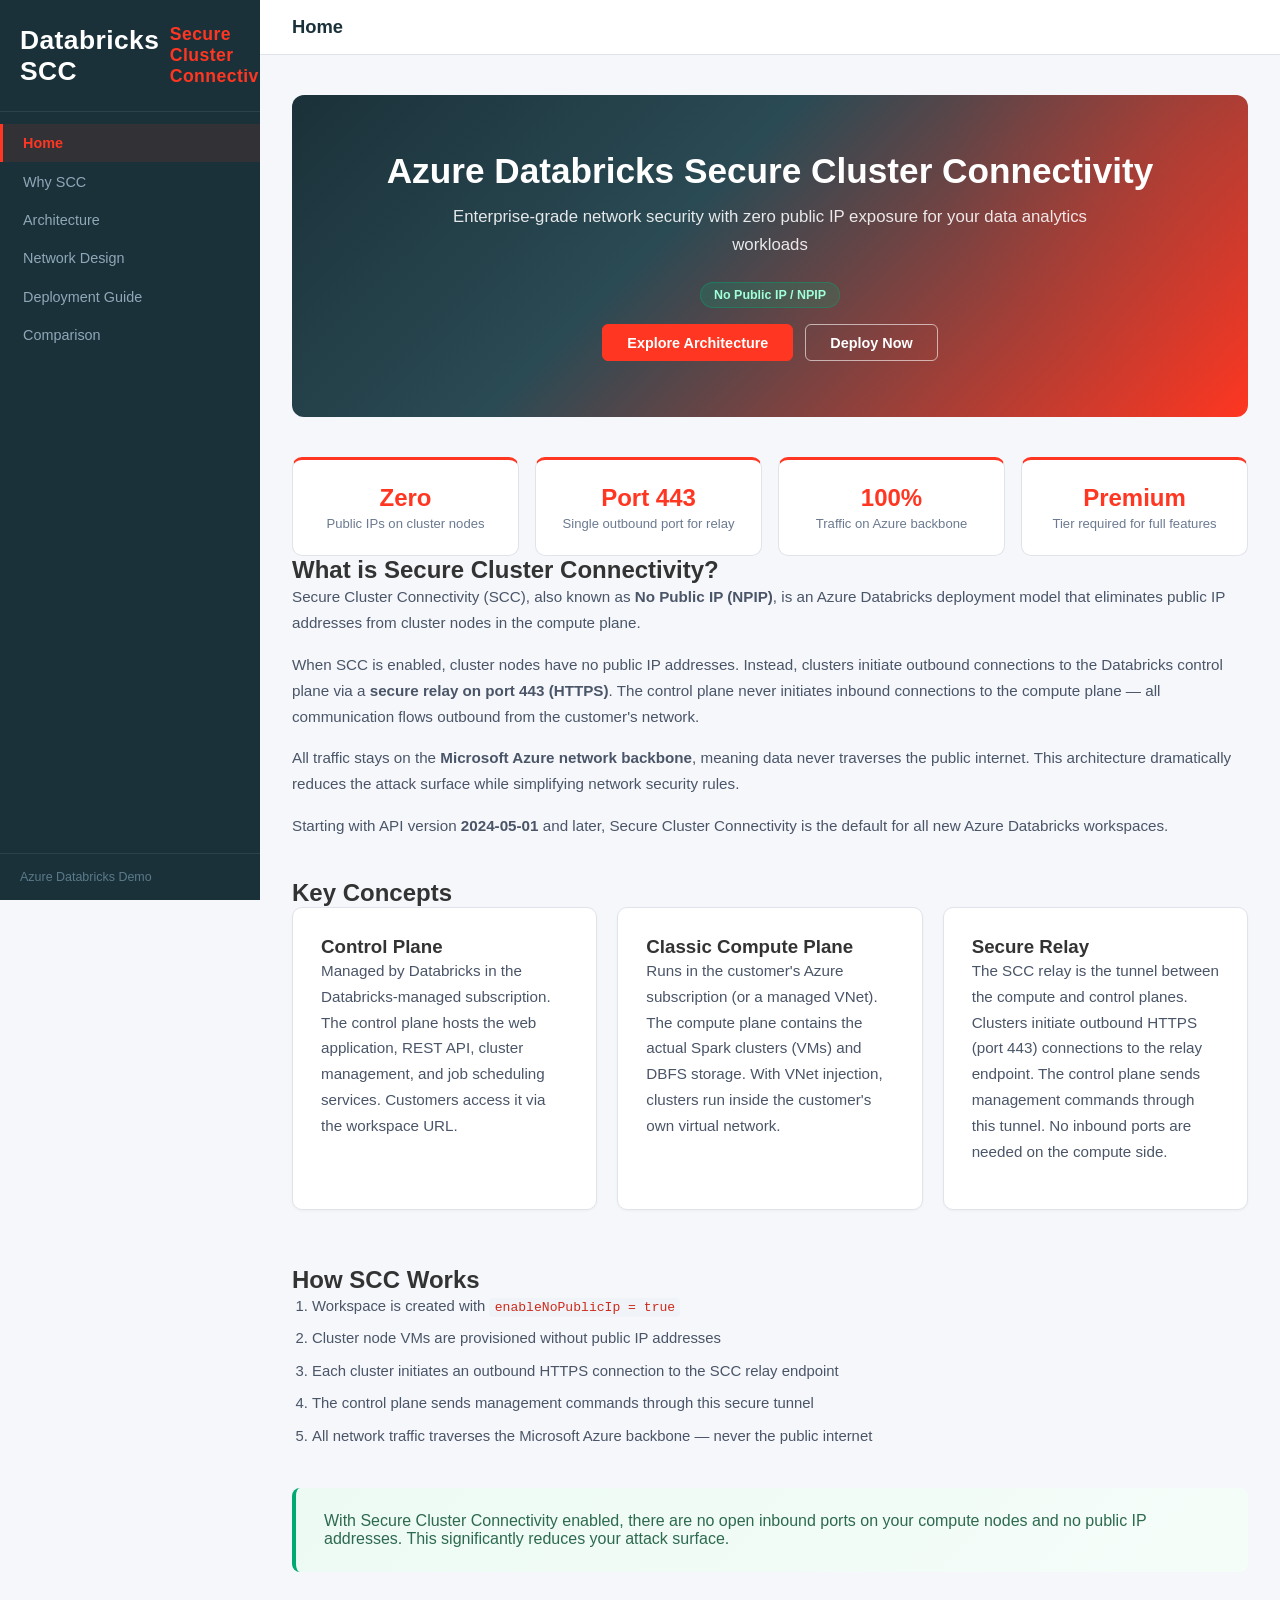
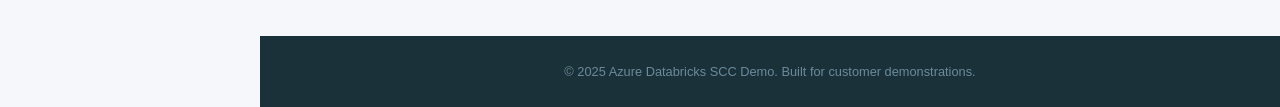
<file: website/index.html>
<!DOCTYPE html>
<html lang="en">
<head>
    <meta charset="UTF-8">
    <meta name="viewport" content="width=device-width, initial-scale=1.0">
    <title>Home — Azure Databricks SCC Demo</title>
    <link rel="stylesheet" href="css/layout.css">
</head>
<body>
    <!-- Sidebar -->
    <aside class="sidebar" id="sidebar">
        <div class="sidebar-brand">
            <h2>Databricks SCC</h2>
            <span>Secure Cluster Connectivity</span>
        </div>
        <nav class="sidebar-nav">
            <a href="index.html" class="active">Home</a>
            <a href="why-scc.html">Why SCC</a>
            <a href="architecture.html">Architecture</a>
            <a href="network-design.html">Network Design</a>
            <a href="deployment-guide.html">Deployment Guide</a>
            <a href="comparison.html">Comparison</a>
        </nav>
        <div class="sidebar-footer">
            <p>Azure Databricks Demo</p>
        </div>
    </aside>
    <div class="sidebar-overlay" id="sidebarOverlay"></div>

    <!-- Main Content -->
    <div class="main-wrapper">
        <header class="site-header">
            <button class="hamburger" id="hamburgerBtn" aria-label="Toggle menu">&#9776;</button>
            <span class="header-title">Home</span>
        </header>

        <main class="content">

            <!-- Hero Section -->
            <section class="hero-section">
                <div class="hero-content">
                    <h1 class="hero-heading">Azure Databricks Secure Cluster Connectivity</h1>
                    <p class="hero-tagline">Enterprise-grade network security with zero public IP exposure for your data analytics workloads</p>
                    <span class="hero-badge">No Public IP / NPIP</span>
                    <div class="hero-actions">
                        <a href="architecture.html" class="btn btn-primary">Explore Architecture</a>
                        <a href="deployment-guide.html" class="btn btn-secondary">Deploy Now</a>
                    </div>
                </div>
            </section>

            <!-- Stats Grid -->
            <section class="stats-grid">
                <div class="stat-card">
                    <span class="stat-value">Zero</span>
                    <span class="stat-label">Public IPs on cluster nodes</span>
                </div>
                <div class="stat-card">
                    <span class="stat-value">Port 443</span>
                    <span class="stat-label">Single outbound port for relay</span>
                </div>
                <div class="stat-card">
                    <span class="stat-value">100%</span>
                    <span class="stat-label">Traffic on Azure backbone</span>
                </div>
                <div class="stat-card">
                    <span class="stat-value">Premium</span>
                    <span class="stat-label">Tier required for full features</span>
                </div>
            </section>

            <!-- What is Secure Cluster Connectivity -->
            <section class="content-section">
                <h2>What is Secure Cluster Connectivity?</h2>
                <p>
                    Secure Cluster Connectivity (SCC), also known as <strong>No Public IP (NPIP)</strong>,
                    is an Azure Databricks deployment model that eliminates public IP addresses from
                    cluster nodes in the compute plane.
                </p>
                <p>
                    When SCC is enabled, cluster nodes have no public IP addresses. Instead, clusters
                    initiate outbound connections to the Databricks control plane via a <strong>secure
                    relay on port 443 (HTTPS)</strong>. The control plane never initiates inbound
                    connections to the compute plane — all communication flows outbound from the
                    customer's network.
                </p>
                <p>
                    All traffic stays on the <strong>Microsoft Azure network backbone</strong>, meaning
                    data never traverses the public internet. This architecture dramatically reduces
                    the attack surface while simplifying network security rules.
                </p>
                <p>
                    Starting with API version <strong>2024-05-01</strong> and later, Secure Cluster
                    Connectivity is the default for all new Azure Databricks workspaces.
                </p>
            </section>

            <!-- Key Concepts -->
            <section class="content-section">
                <h2>Key Concepts</h2>
                <div class="card-grid">
                    <div class="card">
                        <h3>Control Plane</h3>
                        <p>
                            Managed by Databricks in the Databricks-managed subscription. The control
                            plane hosts the web application, REST API, cluster management, and job
                            scheduling services. Customers access it via the workspace URL.
                        </p>
                    </div>
                    <div class="card">
                        <h3>Classic Compute Plane</h3>
                        <p>
                            Runs in the customer's Azure subscription (or a managed VNet). The compute
                            plane contains the actual Spark clusters (VMs) and DBFS storage. With VNet
                            injection, clusters run inside the customer's own virtual network.
                        </p>
                    </div>
                    <div class="card">
                        <h3>Secure Relay</h3>
                        <p>
                            The SCC relay is the tunnel between the compute and control planes. Clusters
                            initiate outbound HTTPS (port 443) connections to the relay endpoint. The
                            control plane sends management commands through this tunnel. No inbound
                            ports are needed on the compute side.
                        </p>
                    </div>
                </div>
            </section>

            <!-- How SCC Works -->
            <section class="content-section">
                <h2>How SCC Works</h2>
                <ol class="steps-list">
                    <li>Workspace is created with <code>enableNoPublicIp = true</code></li>
                    <li>Cluster node VMs are provisioned without public IP addresses</li>
                    <li>Each cluster initiates an outbound HTTPS connection to the SCC relay endpoint</li>
                    <li>The control plane sends management commands through this secure tunnel</li>
                    <li>All network traffic traverses the Microsoft Azure backbone — never the public internet</li>
                </ol>
            </section>

            <!-- Highlight Box -->
            <div class="highlight-box-green">
                <p>
                    With Secure Cluster Connectivity enabled, there are no open inbound ports on your
                    compute nodes and no public IP addresses. This significantly reduces your attack surface.
                </p>
            </div>

        </main>

        <footer class="site-footer">
            <p>&copy; 2025 Azure Databricks SCC Demo. Built for customer demonstrations.</p>
        </footer>
    </div>

    <script src="js/app.js"></script>
</body>
</html>
</file>
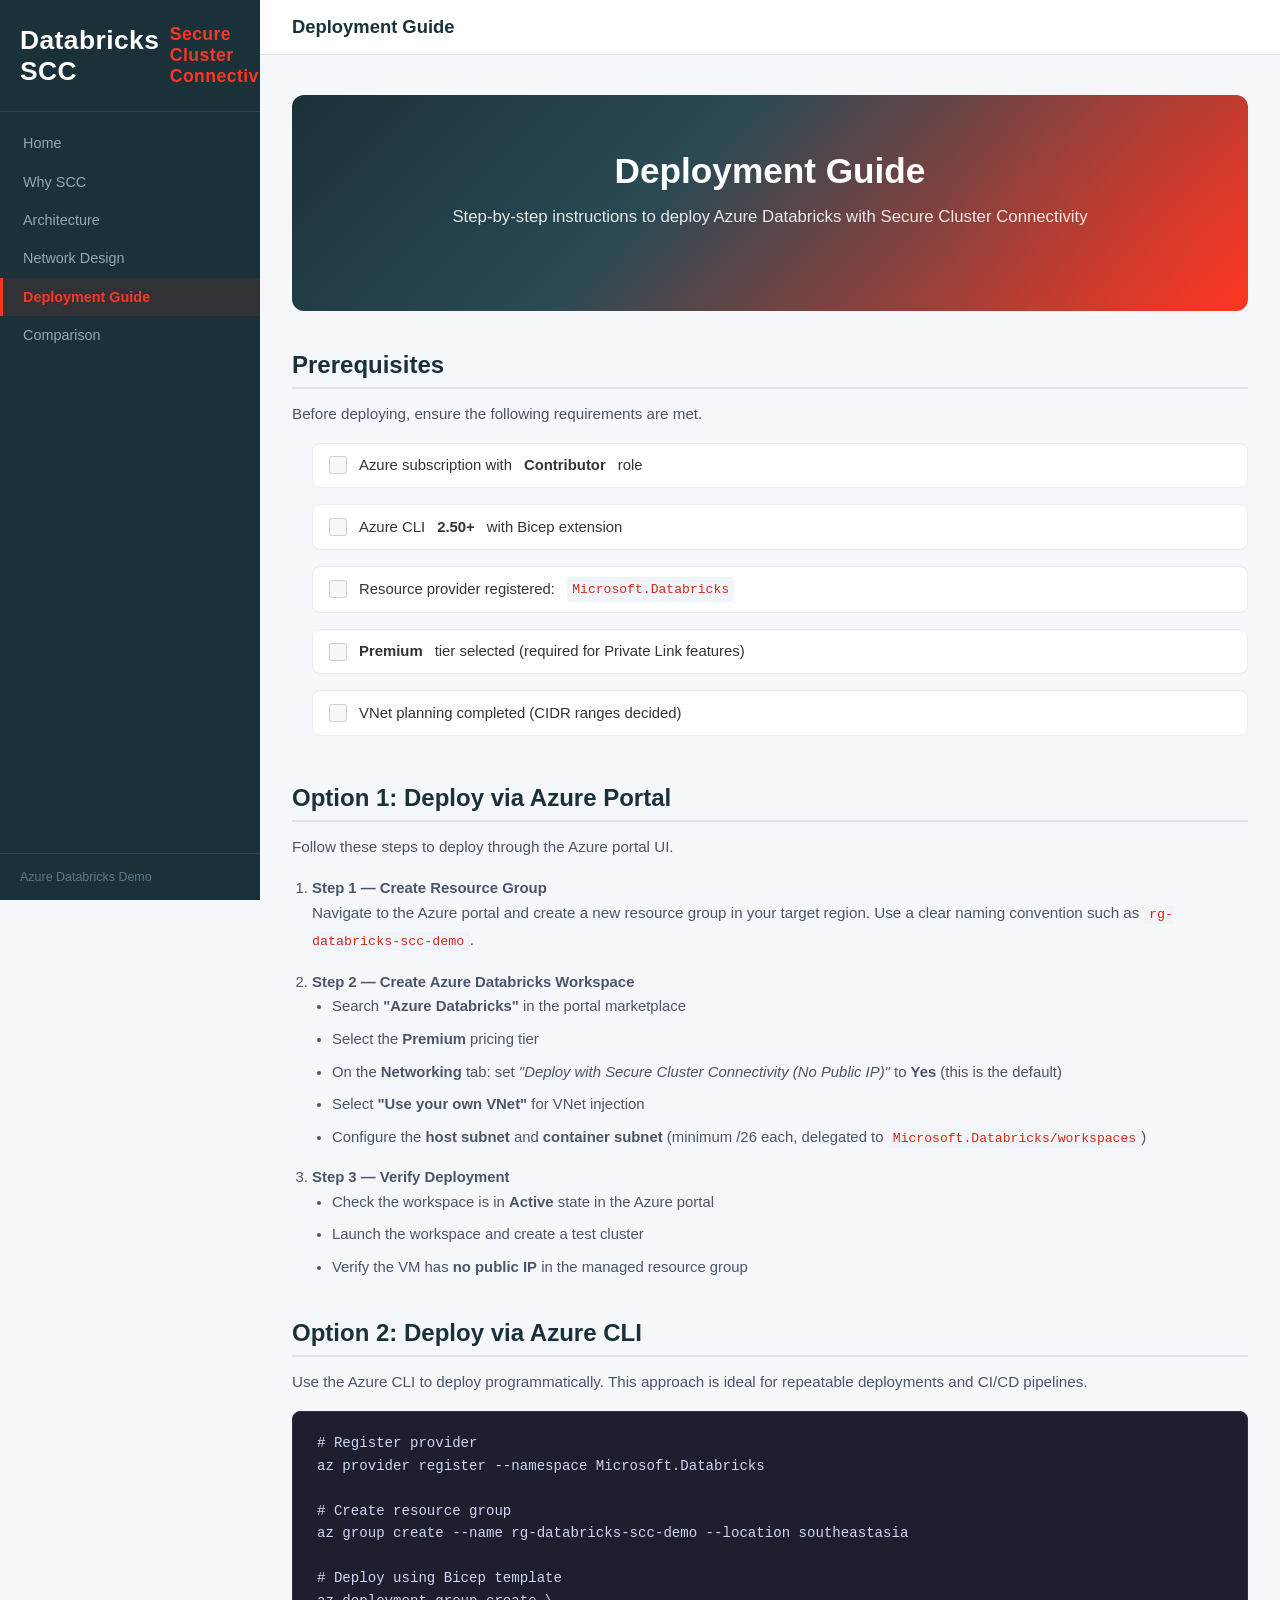
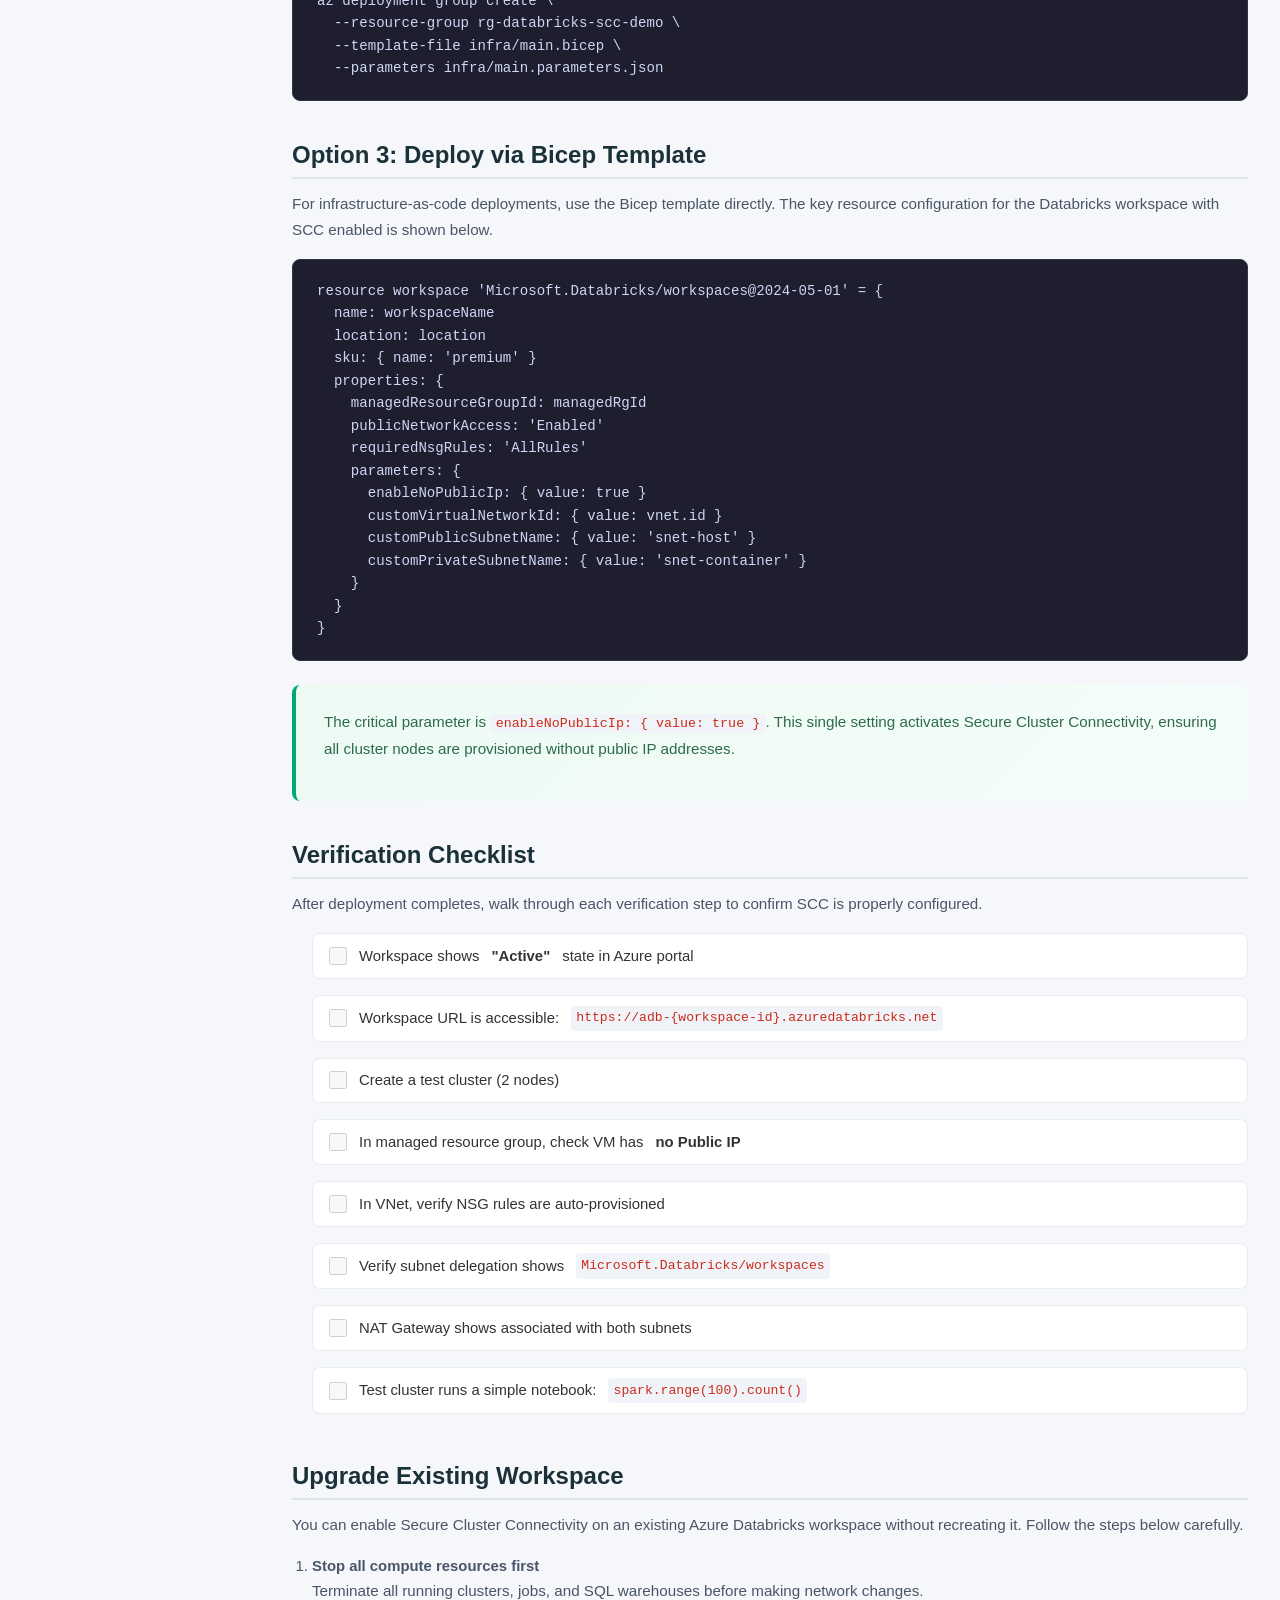
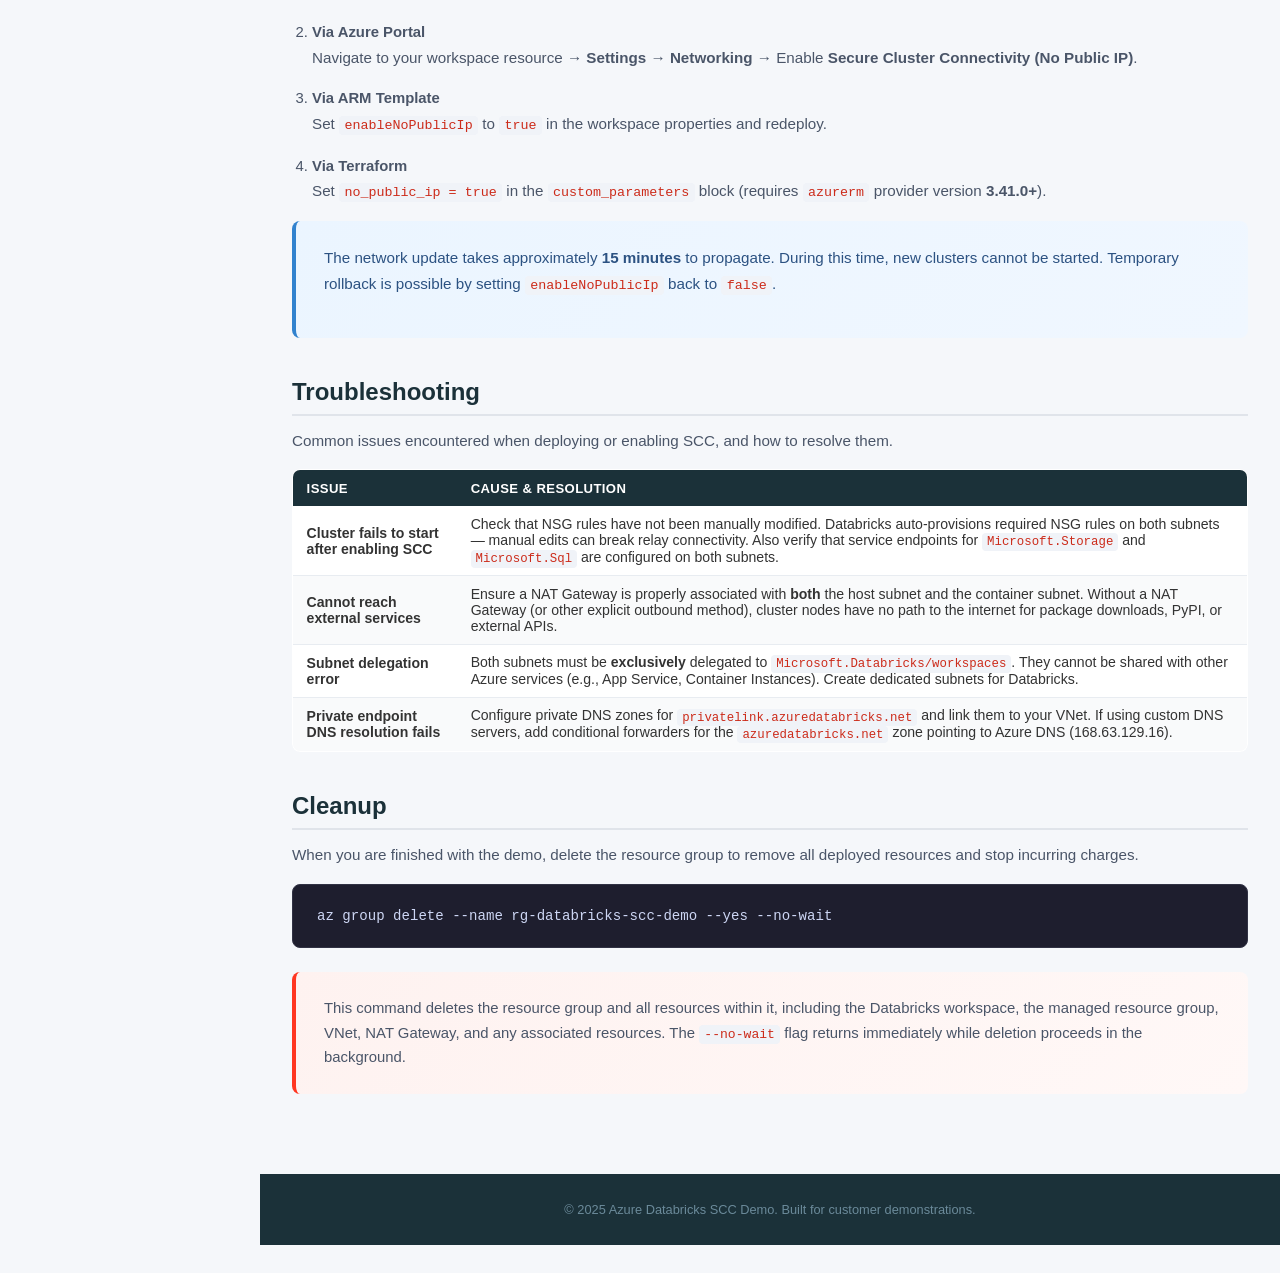
<file: website/deployment-guide.html>
<!DOCTYPE html>
<html lang="en">
<head>
    <meta charset="UTF-8">
    <meta name="viewport" content="width=device-width, initial-scale=1.0">
    <title>Deployment Guide — Azure Databricks SCC Demo</title>
    <link rel="stylesheet" href="css/layout.css">
</head>
<body>
    <!-- Sidebar -->
    <aside class="sidebar" id="sidebar">
        <div class="sidebar-brand">
            <h2>Databricks SCC</h2>
            <span>Secure Cluster Connectivity</span>
        </div>
        <nav class="sidebar-nav">
            <a href="index.html">Home</a>
            <a href="why-scc.html">Why SCC</a>
            <a href="architecture.html">Architecture</a>
            <a href="network-design.html">Network Design</a>
            <a href="deployment-guide.html" class="active">Deployment Guide</a>
            <a href="comparison.html">Comparison</a>
        </nav>
        <div class="sidebar-footer"><p>Azure Databricks Demo</p></div>
    </aside>
    <div class="sidebar-overlay" id="sidebarOverlay"></div>

    <!-- Main Content -->
    <div class="main-wrapper">
        <header class="site-header">
            <button class="hamburger" id="hamburgerBtn" aria-label="Toggle menu">&#9776;</button>
            <span class="header-title">Deployment Guide</span>
        </header>

        <main class="content">

            <!-- 1. Hero Section -->
            <section class="hero-section">
                <h1 class="hero-heading">Deployment Guide</h1>
                <p class="hero-tagline">Step-by-step instructions to deploy Azure Databricks with Secure Cluster Connectivity</p>
            </section>

            <!-- 2. Prerequisites -->
            <section class="content-section">
                <h2 class="section-heading">Prerequisites</h2>
                <p>Before deploying, ensure the following requirements are met.</p>
                <ul class="checklist">
                    <li><input type="checkbox" disabled> Azure subscription with <strong>Contributor</strong> role</li>
                    <li><input type="checkbox" disabled> Azure CLI <strong>2.50+</strong> with Bicep extension</li>
                    <li><input type="checkbox" disabled> Resource provider registered: <code>Microsoft.Databricks</code></li>
                    <li><input type="checkbox" disabled> <strong>Premium</strong> tier selected (required for Private Link features)</li>
                    <li><input type="checkbox" disabled> VNet planning completed (CIDR ranges decided)</li>
                </ul>
            </section>

            <!-- 3. Option 1: Deploy via Azure Portal -->
            <section class="content-section">
                <h2 class="section-heading">Option 1: Deploy via Azure Portal</h2>
                <p>Follow these steps to deploy through the Azure portal UI.</p>
                <ol class="steps-list">
                    <li>
                        <strong>Step 1 &mdash; Create Resource Group</strong>
                        <p>Navigate to the Azure portal and create a new resource group in your target region. Use a clear naming convention such as <code>rg-databricks-scc-demo</code>.</p>
                    </li>
                    <li>
                        <strong>Step 2 &mdash; Create Azure Databricks Workspace</strong>
                        <ul>
                            <li>Search <strong>"Azure Databricks"</strong> in the portal marketplace</li>
                            <li>Select the <strong>Premium</strong> pricing tier</li>
                            <li>On the <strong>Networking</strong> tab: set <em>"Deploy with Secure Cluster Connectivity (No Public IP)"</em> to <strong>Yes</strong> (this is the default)</li>
                            <li>Select <strong>"Use your own VNet"</strong> for VNet injection</li>
                            <li>Configure the <strong>host subnet</strong> and <strong>container subnet</strong> (minimum /26 each, delegated to <code>Microsoft.Databricks/workspaces</code>)</li>
                        </ul>
                    </li>
                    <li>
                        <strong>Step 3 &mdash; Verify Deployment</strong>
                        <ul>
                            <li>Check the workspace is in <strong>Active</strong> state in the Azure portal</li>
                            <li>Launch the workspace and create a test cluster</li>
                            <li>Verify the VM has <strong>no public IP</strong> in the managed resource group</li>
                        </ul>
                    </li>
                </ol>
            </section>

            <!-- 4. Option 2: Deploy via Azure CLI -->
            <section class="content-section">
                <h2 class="section-heading">Option 2: Deploy via Azure CLI</h2>
                <p>Use the Azure CLI to deploy programmatically. This approach is ideal for repeatable deployments and CI/CD pipelines.</p>
                <pre><code># Register provider
az provider register --namespace Microsoft.Databricks

# Create resource group
az group create --name rg-databricks-scc-demo --location southeastasia

# Deploy using Bicep template
az deployment group create \
  --resource-group rg-databricks-scc-demo \
  --template-file infra/main.bicep \
  --parameters infra/main.parameters.json</code></pre>
            </section>

            <!-- 5. Option 3: Deploy via Bicep Template -->
            <section class="content-section">
                <h2 class="section-heading">Option 3: Deploy via Bicep Template</h2>
                <p>For infrastructure-as-code deployments, use the Bicep template directly. The key resource configuration for the Databricks workspace with SCC enabled is shown below.</p>
                <pre><code>resource workspace 'Microsoft.Databricks/workspaces@2024-05-01' = {
  name: workspaceName
  location: location
  sku: { name: 'premium' }
  properties: {
    managedResourceGroupId: managedRgId
    publicNetworkAccess: 'Enabled'
    requiredNsgRules: 'AllRules'
    parameters: {
      enableNoPublicIp: { value: true }
      customVirtualNetworkId: { value: vnet.id }
      customPublicSubnetName: { value: 'snet-host' }
      customPrivateSubnetName: { value: 'snet-container' }
    }
  }
}</code></pre>
                <div class="highlight-box-green">
                    <p>
                        The critical parameter is <code>enableNoPublicIp: { value: true }</code>. This single setting activates Secure Cluster Connectivity, ensuring all cluster nodes are provisioned without public IP addresses.
                    </p>
                </div>
            </section>

            <!-- 6. Verification Checklist -->
            <section class="content-section">
                <h2 class="section-heading">Verification Checklist</h2>
                <p>After deployment completes, walk through each verification step to confirm SCC is properly configured.</p>
                <ul class="checklist">
                    <li><input type="checkbox" disabled> Workspace shows <strong>"Active"</strong> state in Azure portal</li>
                    <li><input type="checkbox" disabled> Workspace URL is accessible: <code>https://adb-{workspace-id}.azuredatabricks.net</code></li>
                    <li><input type="checkbox" disabled> Create a test cluster (2 nodes)</li>
                    <li><input type="checkbox" disabled> In managed resource group, check VM has <strong>no Public IP</strong></li>
                    <li><input type="checkbox" disabled> In VNet, verify NSG rules are auto-provisioned</li>
                    <li><input type="checkbox" disabled> Verify subnet delegation shows <code>Microsoft.Databricks/workspaces</code></li>
                    <li><input type="checkbox" disabled> NAT Gateway shows associated with both subnets</li>
                    <li><input type="checkbox" disabled> Test cluster runs a simple notebook: <code>spark.range(100).count()</code></li>
                </ul>
            </section>

            <!-- 7. Upgrade Existing Workspace -->
            <section class="content-section">
                <h2 class="section-heading">Upgrade Existing Workspace</h2>
                <p>You can enable Secure Cluster Connectivity on an existing Azure Databricks workspace without recreating it. Follow the steps below carefully.</p>
                <ol class="steps-list">
                    <li>
                        <strong>Stop all compute resources first</strong>
                        <p>Terminate all running clusters, jobs, and SQL warehouses before making network changes.</p>
                    </li>
                    <li>
                        <strong>Via Azure Portal</strong>
                        <p>Navigate to your workspace resource &rarr; <strong>Settings</strong> &rarr; <strong>Networking</strong> &rarr; Enable <strong>Secure Cluster Connectivity (No Public IP)</strong>.</p>
                    </li>
                    <li>
                        <strong>Via ARM Template</strong>
                        <p>Set <code>enableNoPublicIp</code> to <code>true</code> in the workspace properties and redeploy.</p>
                    </li>
                    <li>
                        <strong>Via Terraform</strong>
                        <p>Set <code>no_public_ip = true</code> in the <code>custom_parameters</code> block (requires <code>azurerm</code> provider version <strong>3.41.0+</strong>).</p>
                    </li>
                </ol>

                <div class="highlight-box-blue">
                    <p>
                        The network update takes approximately <strong>15 minutes</strong> to propagate. During this time, new clusters cannot be started. Temporary rollback is possible by setting <code>enableNoPublicIp</code> back to <code>false</code>.
                    </p>
                </div>
            </section>

            <!-- 8. Troubleshooting -->
            <section class="content-section">
                <h2 class="section-heading">Troubleshooting</h2>
                <p>Common issues encountered when deploying or enabling SCC, and how to resolve them.</p>
                <div class="table-wrapper">
                    <table class="styled-table">
                        <thead>
                            <tr>
                                <th>Issue</th>
                                <th>Cause &amp; Resolution</th>
                            </tr>
                        </thead>
                        <tbody>
                            <tr>
                                <td><strong>Cluster fails to start after enabling SCC</strong></td>
                                <td>
                                    Check that NSG rules have not been manually modified. Databricks auto-provisions required NSG rules on both subnets — manual edits can break relay connectivity. Also verify that service endpoints for <code>Microsoft.Storage</code> and <code>Microsoft.Sql</code> are configured on both subnets.
                                </td>
                            </tr>
                            <tr>
                                <td><strong>Cannot reach external services</strong></td>
                                <td>
                                    Ensure a NAT Gateway is properly associated with <strong>both</strong> the host subnet and the container subnet. Without a NAT Gateway (or other explicit outbound method), cluster nodes have no path to the internet for package downloads, PyPI, or external APIs.
                                </td>
                            </tr>
                            <tr>
                                <td><strong>Subnet delegation error</strong></td>
                                <td>
                                    Both subnets must be <strong>exclusively</strong> delegated to <code>Microsoft.Databricks/workspaces</code>. They cannot be shared with other Azure services (e.g., App Service, Container Instances). Create dedicated subnets for Databricks.
                                </td>
                            </tr>
                            <tr>
                                <td><strong>Private endpoint DNS resolution fails</strong></td>
                                <td>
                                    Configure private DNS zones for <code>privatelink.azuredatabricks.net</code> and link them to your VNet. If using custom DNS servers, add conditional forwarders for the <code>azuredatabricks.net</code> zone pointing to Azure DNS (168.63.129.16).
                                </td>
                            </tr>
                        </tbody>
                    </table>
                </div>
            </section>

            <!-- 9. Cleanup -->
            <section class="content-section">
                <h2 class="section-heading">Cleanup</h2>
                <p>When you are finished with the demo, delete the resource group to remove all deployed resources and stop incurring charges.</p>
                <pre><code>az group delete --name rg-databricks-scc-demo --yes --no-wait</code></pre>
                <div class="highlight-box">
                    <p>
                        This command deletes the resource group and all resources within it, including the Databricks workspace, the managed resource group, VNet, NAT Gateway, and any associated resources. The <code>--no-wait</code> flag returns immediately while deletion proceeds in the background.
                    </p>
                </div>
            </section>

        </main>

        <footer class="site-footer">
            <p>&copy; 2025 Azure Databricks SCC Demo. Built for customer demonstrations.</p>
        </footer>
    </div>

    <script src="js/app.js"></script>
</body>
</html>
</file>
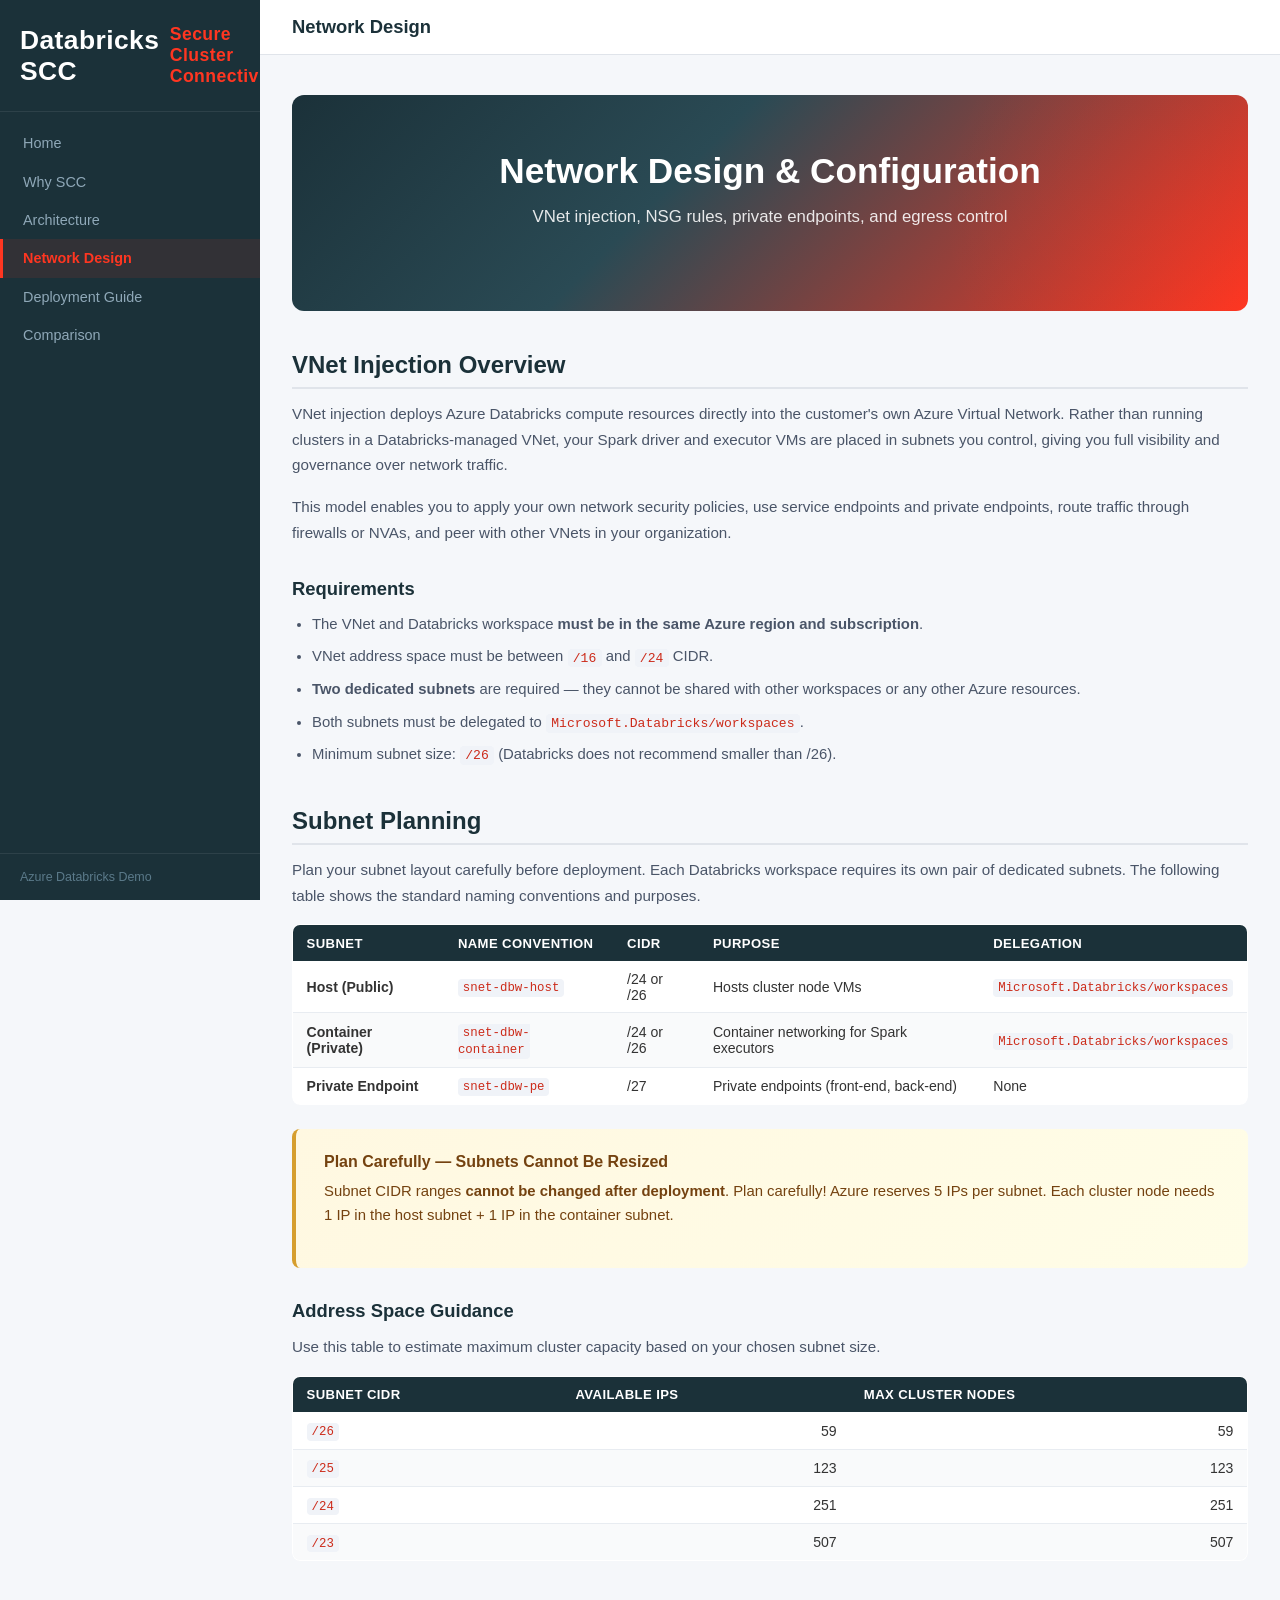
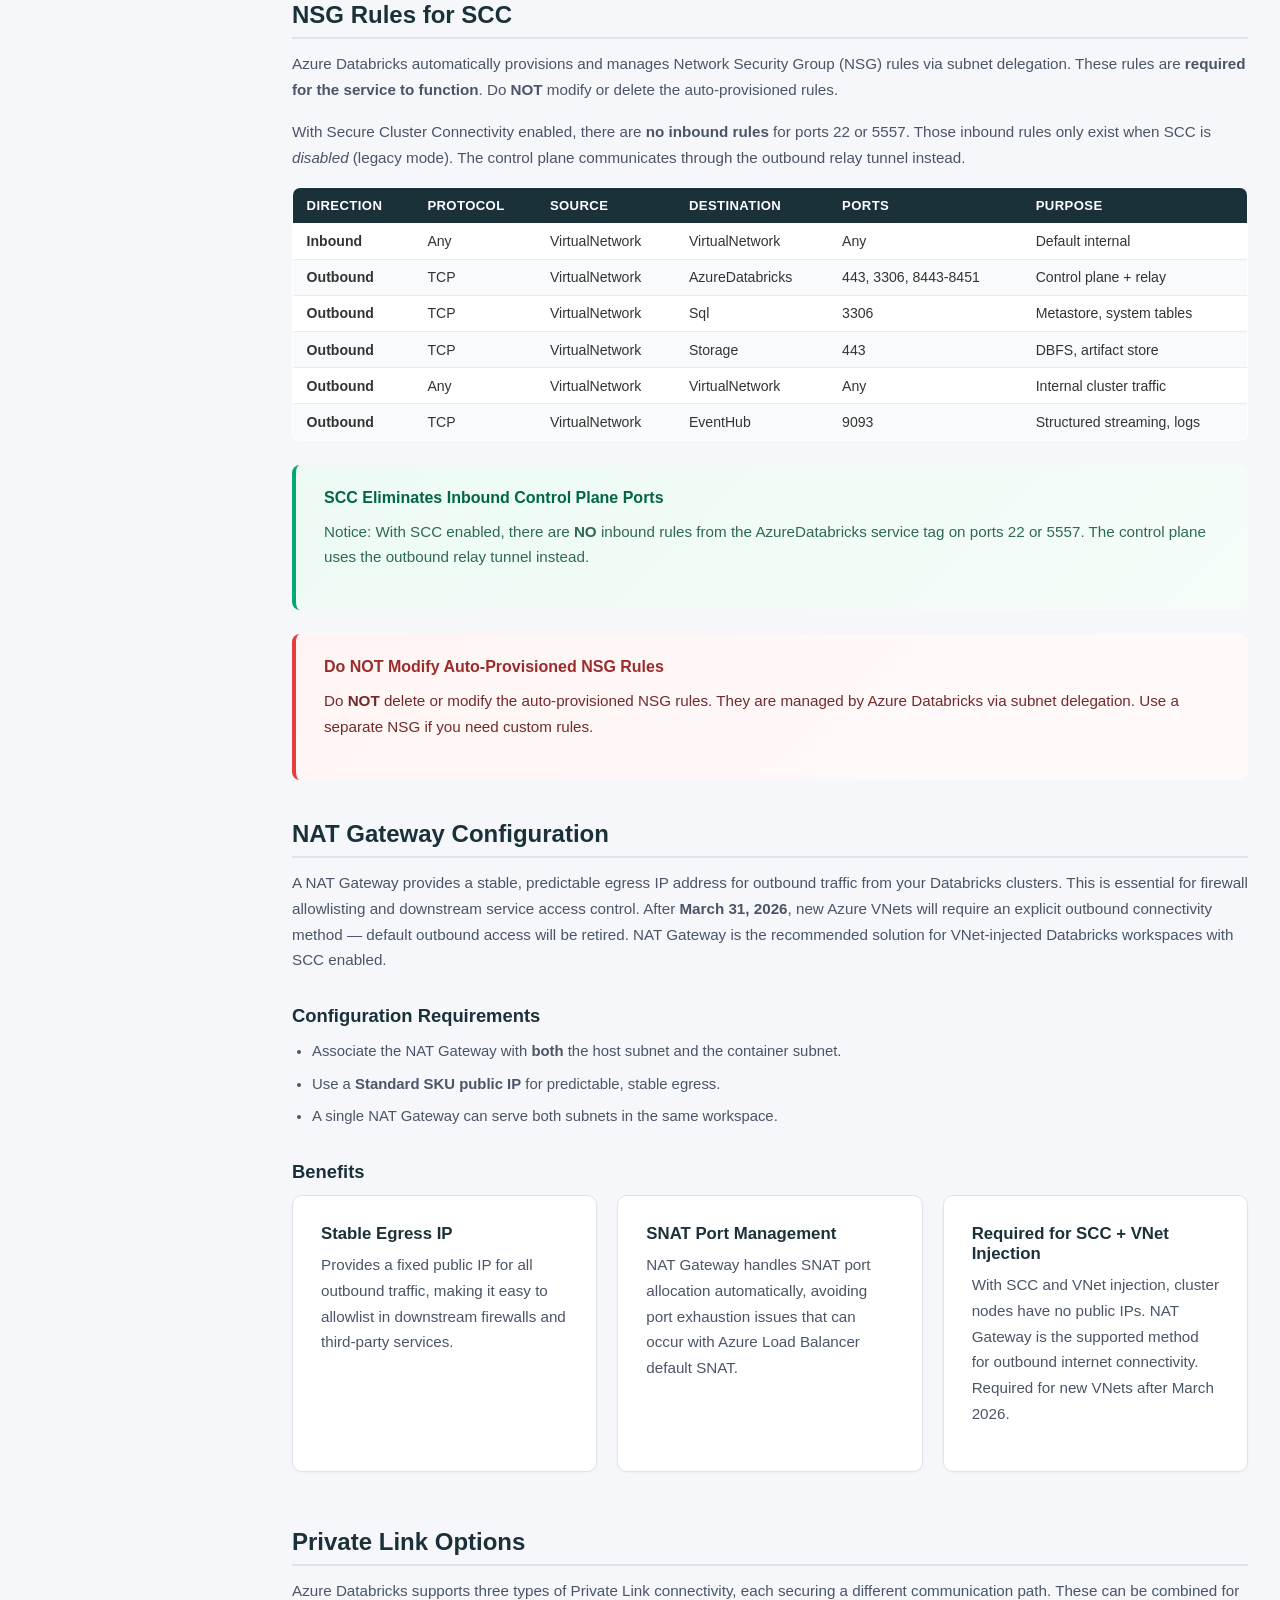
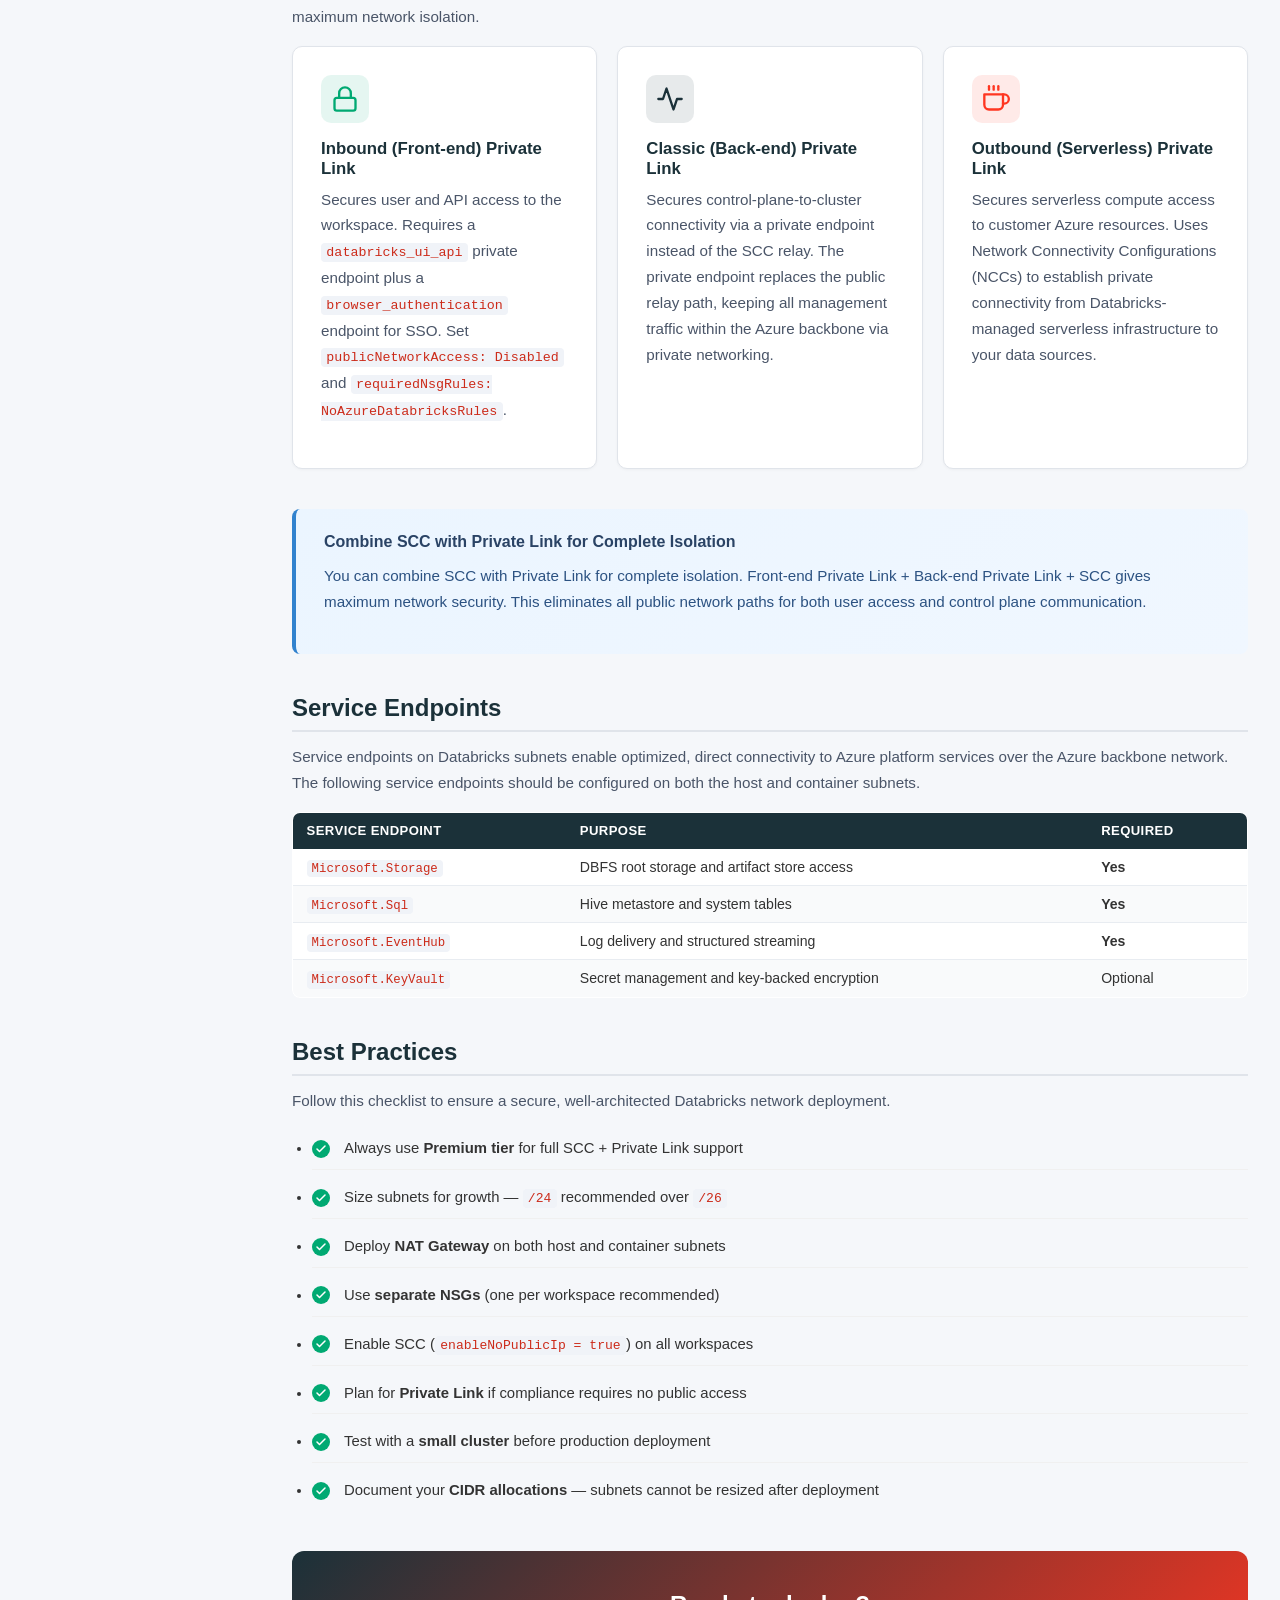
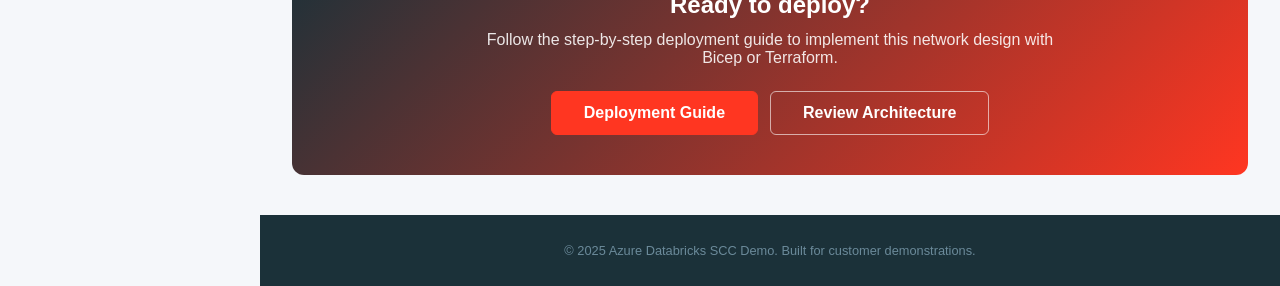
<file: website/network-design.html>
<!DOCTYPE html>
<html lang="en">
<head>
    <meta charset="UTF-8">
    <meta name="viewport" content="width=device-width, initial-scale=1.0">
    <title>Network Design — Azure Databricks SCC Demo</title>
    <link rel="stylesheet" href="css/layout.css">
</head>
<body>
    <!-- Sidebar -->
    <aside class="sidebar" id="sidebar">
        <div class="sidebar-brand">
            <h2>Databricks SCC</h2>
            <span>Secure Cluster Connectivity</span>
        </div>
        <nav class="sidebar-nav">
            <a href="index.html">Home</a>
            <a href="why-scc.html">Why SCC</a>
            <a href="architecture.html">Architecture</a>
            <a href="network-design.html" class="active">Network Design</a>
            <a href="deployment-guide.html">Deployment Guide</a>
            <a href="comparison.html">Comparison</a>
        </nav>
        <div class="sidebar-footer"><p>Azure Databricks Demo</p></div>
    </aside>
    <div class="sidebar-overlay" id="sidebarOverlay"></div>

    <!-- Main Content -->
    <div class="main-wrapper">
        <header class="site-header">
            <button class="hamburger" id="hamburgerBtn" aria-label="Toggle menu">&#9776;</button>
            <span class="header-title">Network Design</span>
        </header>

        <main class="content">

            <!-- 1. Hero Section -->
            <section class="hero-section">
                <h1 class="hero-heading">Network Design &amp; Configuration</h1>
                <p class="hero-tagline">VNet injection, NSG rules, private endpoints, and egress control</p>
            </section>

            <!-- 2. VNet Injection Overview -->
            <section class="content-section">
                <h2 class="section-heading">VNet Injection Overview</h2>
                <p>
                    VNet injection deploys Azure Databricks compute resources directly into the customer's own
                    Azure Virtual Network. Rather than running clusters in a Databricks-managed VNet, your
                    Spark driver and executor VMs are placed in subnets you control, giving you full visibility
                    and governance over network traffic.
                </p>
                <p>
                    This model enables you to apply your own network security policies, use service endpoints
                    and private endpoints, route traffic through firewalls or NVAs, and peer with other VNets
                    in your organization.
                </p>

                <h3 class="subsection">Requirements</h3>
                <ul>
                    <li>The VNet and Databricks workspace <strong>must be in the same Azure region and subscription</strong>.</li>
                    <li>VNet address space must be between <code>/16</code> and <code>/24</code> CIDR.</li>
                    <li><strong>Two dedicated subnets</strong> are required &mdash; they cannot be shared with other workspaces or any other Azure resources.</li>
                    <li>Both subnets must be delegated to <code>Microsoft.Databricks/workspaces</code>.</li>
                    <li>Minimum subnet size: <code>/26</code> (Databricks does not recommend smaller than /26).</li>
                </ul>
            </section>

            <!-- 3. Subnet Planning -->
            <section class="content-section">
                <h2 class="section-heading">Subnet Planning</h2>
                <p>
                    Plan your subnet layout carefully before deployment. Each Databricks workspace requires its own
                    pair of dedicated subnets. The following table shows the standard naming conventions and purposes.
                </p>

                <div class="table-wrapper">
                    <table class="styled-table">
                        <thead>
                            <tr>
                                <th>Subnet</th>
                                <th>Name Convention</th>
                                <th>CIDR</th>
                                <th>Purpose</th>
                                <th>Delegation</th>
                            </tr>
                        </thead>
                        <tbody>
                            <tr>
                                <td><strong>Host (Public)</strong></td>
                                <td><code>snet-dbw-host</code></td>
                                <td>/24 or /26</td>
                                <td>Hosts cluster node VMs</td>
                                <td><code>Microsoft.Databricks/workspaces</code></td>
                            </tr>
                            <tr>
                                <td><strong>Container (Private)</strong></td>
                                <td><code>snet-dbw-container</code></td>
                                <td>/24 or /26</td>
                                <td>Container networking for Spark executors</td>
                                <td><code>Microsoft.Databricks/workspaces</code></td>
                            </tr>
                            <tr>
                                <td><strong>Private Endpoint</strong></td>
                                <td><code>snet-dbw-pe</code></td>
                                <td>/27</td>
                                <td>Private endpoints (front-end, back-end)</td>
                                <td>None</td>
                            </tr>
                        </tbody>
                    </table>
                </div>

                <div class="callout-box">
                    <h3 class="callout-title">Plan Carefully &mdash; Subnets Cannot Be Resized</h3>
                    <p>
                        Subnet CIDR ranges <strong>cannot be changed after deployment</strong>. Plan carefully!
                        Azure reserves 5 IPs per subnet. Each cluster node needs 1 IP in the host subnet +
                        1 IP in the container subnet.
                    </p>
                </div>

                <h3 class="subsection">Address Space Guidance</h3>
                <p>Use this table to estimate maximum cluster capacity based on your chosen subnet size.</p>

                <div class="table-wrapper">
                    <table class="styled-table">
                        <thead>
                            <tr>
                                <th>Subnet CIDR</th>
                                <th>Available IPs</th>
                                <th>Max Cluster Nodes</th>
                            </tr>
                        </thead>
                        <tbody>
                            <tr>
                                <td><code>/26</code></td>
                                <td class="num">59</td>
                                <td class="num">59</td>
                            </tr>
                            <tr>
                                <td><code>/25</code></td>
                                <td class="num">123</td>
                                <td class="num">123</td>
                            </tr>
                            <tr>
                                <td><code>/24</code></td>
                                <td class="num">251</td>
                                <td class="num">251</td>
                            </tr>
                            <tr>
                                <td><code>/23</code></td>
                                <td class="num">507</td>
                                <td class="num">507</td>
                            </tr>
                        </tbody>
                    </table>
                </div>
            </section>

            <!-- 4. NSG Rules for SCC -->
            <section class="content-section">
                <h2 class="section-heading">NSG Rules for SCC</h2>
                <p>
                    Azure Databricks automatically provisions and manages Network Security Group (NSG) rules
                    via subnet delegation. These rules are <strong>required for the service to function</strong>.
                    Do <strong>NOT</strong> modify or delete the auto-provisioned rules.
                </p>
                <p>
                    With Secure Cluster Connectivity enabled, there are <strong>no inbound rules</strong> for
                    ports 22 or 5557. Those inbound rules only exist when SCC is <em>disabled</em> (legacy mode).
                    The control plane communicates through the outbound relay tunnel instead.
                </p>

                <div class="table-wrapper">
                    <table class="styled-table">
                        <thead>
                            <tr>
                                <th>Direction</th>
                                <th>Protocol</th>
                                <th>Source</th>
                                <th>Destination</th>
                                <th>Ports</th>
                                <th>Purpose</th>
                            </tr>
                        </thead>
                        <tbody>
                            <tr>
                                <td><strong>Inbound</strong></td>
                                <td>Any</td>
                                <td>VirtualNetwork</td>
                                <td>VirtualNetwork</td>
                                <td>Any</td>
                                <td>Default internal</td>
                            </tr>
                            <tr>
                                <td><strong>Outbound</strong></td>
                                <td>TCP</td>
                                <td>VirtualNetwork</td>
                                <td>AzureDatabricks</td>
                                <td>443, 3306, 8443-8451</td>
                                <td>Control plane + relay</td>
                            </tr>
                            <tr>
                                <td><strong>Outbound</strong></td>
                                <td>TCP</td>
                                <td>VirtualNetwork</td>
                                <td>Sql</td>
                                <td>3306</td>
                                <td>Metastore, system tables</td>
                            </tr>
                            <tr>
                                <td><strong>Outbound</strong></td>
                                <td>TCP</td>
                                <td>VirtualNetwork</td>
                                <td>Storage</td>
                                <td>443</td>
                                <td>DBFS, artifact store</td>
                            </tr>
                            <tr>
                                <td><strong>Outbound</strong></td>
                                <td>Any</td>
                                <td>VirtualNetwork</td>
                                <td>VirtualNetwork</td>
                                <td>Any</td>
                                <td>Internal cluster traffic</td>
                            </tr>
                            <tr>
                                <td><strong>Outbound</strong></td>
                                <td>TCP</td>
                                <td>VirtualNetwork</td>
                                <td>EventHub</td>
                                <td>9093</td>
                                <td>Structured streaming, logs</td>
                            </tr>
                        </tbody>
                    </table>
                </div>

                <div class="highlight-box-green">
                    <h3 class="highlight-title">SCC Eliminates Inbound Control Plane Ports</h3>
                    <p>
                        Notice: With SCC enabled, there are <strong>NO</strong> inbound rules from the
                        AzureDatabricks service tag on ports 22 or 5557. The control plane uses the
                        outbound relay tunnel instead.
                    </p>
                </div>

                <div class="highlight-box-red">
                    <h3 class="highlight-title">Do NOT Modify Auto-Provisioned NSG Rules</h3>
                    <p>
                        Do <strong>NOT</strong> delete or modify the auto-provisioned NSG rules. They are
                        managed by Azure Databricks via subnet delegation. Use a separate NSG if you need
                        custom rules.
                    </p>
                </div>
            </section>

            <!-- 5. NAT Gateway Configuration -->
            <section class="content-section">
                <h2 class="section-heading">NAT Gateway Configuration</h2>
                <p>
                    A NAT Gateway provides a stable, predictable egress IP address for outbound traffic from
                    your Databricks clusters. This is essential for firewall allowlisting and downstream service
                    access control. After <strong>March 31, 2026</strong>, new Azure VNets will require an explicit
                    outbound connectivity method &mdash; default outbound access will be retired. NAT Gateway is
                    the recommended solution for VNet-injected Databricks workspaces with SCC enabled.
                </p>

                <h3 class="subsection">Configuration Requirements</h3>
                <ul>
                    <li>Associate the NAT Gateway with <strong>both</strong> the host subnet and the container subnet.</li>
                    <li>Use a <strong>Standard SKU public IP</strong> for predictable, stable egress.</li>
                    <li>A single NAT Gateway can serve both subnets in the same workspace.</li>
                </ul>

                <h3 class="subsection">Benefits</h3>
                <div class="card-grid">
                    <div class="card">
                        <h3 class="card-title">Stable Egress IP</h3>
                        <p class="card-text">
                            Provides a fixed public IP for all outbound traffic, making it easy to allowlist
                            in downstream firewalls and third-party services.
                        </p>
                    </div>
                    <div class="card">
                        <h3 class="card-title">SNAT Port Management</h3>
                        <p class="card-text">
                            NAT Gateway handles SNAT port allocation automatically, avoiding port exhaustion
                            issues that can occur with Azure Load Balancer default SNAT.
                        </p>
                    </div>
                    <div class="card">
                        <h3 class="card-title">Required for SCC + VNet Injection</h3>
                        <p class="card-text">
                            With SCC and VNet injection, cluster nodes have no public IPs. NAT Gateway is the
                            supported method for outbound internet connectivity. Required for new VNets after
                            March 2026.
                        </p>
                    </div>
                </div>
            </section>

            <!-- 6. Private Link Options -->
            <section class="content-section">
                <h2 class="section-heading">Private Link Options</h2>
                <p>
                    Azure Databricks supports three types of Private Link connectivity, each securing a different
                    communication path. These can be combined for maximum network isolation.
                </p>

                <div class="card-grid">
                    <div class="card">
                        <div class="card-icon green">
                            <svg xmlns="http://www.w3.org/2000/svg" viewBox="0 0 24 24" fill="none" stroke="currentColor" stroke-width="2" stroke-linecap="round" stroke-linejoin="round">
                                <rect x="3" y="11" width="18" height="11" rx="2" ry="2"/><path d="M7 11V7a5 5 0 0110 0v4"/>
                            </svg>
                        </div>
                        <h3 class="card-title">Inbound (Front-end) Private Link</h3>
                        <p class="card-text">
                            Secures user and API access to the workspace. Requires a <code>databricks_ui_api</code>
                            private endpoint plus a <code>browser_authentication</code> endpoint for SSO.
                            Set <code>publicNetworkAccess: Disabled</code> and
                            <code>requiredNsgRules: NoAzureDatabricksRules</code>.
                        </p>
                    </div>
                    <div class="card">
                        <div class="card-icon teal">
                            <svg xmlns="http://www.w3.org/2000/svg" viewBox="0 0 24 24" fill="none" stroke="currentColor" stroke-width="2" stroke-linecap="round" stroke-linejoin="round">
                                <polyline points="22 12 18 12 15 21 9 3 6 12 2 12"/>
                            </svg>
                        </div>
                        <h3 class="card-title">Classic (Back-end) Private Link</h3>
                        <p class="card-text">
                            Secures control-plane-to-cluster connectivity via a private endpoint instead of the
                            SCC relay. The private endpoint replaces the public relay path, keeping all management
                            traffic within the Azure backbone via private networking.
                        </p>
                    </div>
                    <div class="card">
                        <div class="card-icon">
                            <svg xmlns="http://www.w3.org/2000/svg" viewBox="0 0 24 24" fill="none" stroke="currentColor" stroke-width="2" stroke-linecap="round" stroke-linejoin="round">
                                <path d="M18 8h1a4 4 0 010 8h-1"/><path d="M2 8h16v9a4 4 0 01-4 4H6a4 4 0 01-4-4V8z"/><line x1="6" y1="1" x2="6" y2="4"/><line x1="10" y1="1" x2="10" y2="4"/><line x1="14" y1="1" x2="14" y2="4"/>
                            </svg>
                        </div>
                        <h3 class="card-title">Outbound (Serverless) Private Link</h3>
                        <p class="card-text">
                            Secures serverless compute access to customer Azure resources. Uses Network
                            Connectivity Configurations (NCCs) to establish private connectivity from
                            Databricks-managed serverless infrastructure to your data sources.
                        </p>
                    </div>
                </div>

                <div class="highlight-box-blue">
                    <h3 class="highlight-title">Combine SCC with Private Link for Complete Isolation</h3>
                    <p>
                        You can combine SCC with Private Link for complete isolation. Front-end Private Link +
                        Back-end Private Link + SCC gives maximum network security. This eliminates all public
                        network paths for both user access and control plane communication.
                    </p>
                </div>
            </section>

            <!-- 7. Service Endpoints -->
            <section class="content-section">
                <h2 class="section-heading">Service Endpoints</h2>
                <p>
                    Service endpoints on Databricks subnets enable optimized, direct connectivity to Azure
                    platform services over the Azure backbone network. The following service endpoints should
                    be configured on both the host and container subnets.
                </p>

                <div class="table-wrapper">
                    <table class="styled-table">
                        <thead>
                            <tr>
                                <th>Service Endpoint</th>
                                <th>Purpose</th>
                                <th>Required</th>
                            </tr>
                        </thead>
                        <tbody>
                            <tr>
                                <td><code>Microsoft.Storage</code></td>
                                <td>DBFS root storage and artifact store access</td>
                                <td><strong>Yes</strong></td>
                            </tr>
                            <tr>
                                <td><code>Microsoft.Sql</code></td>
                                <td>Hive metastore and system tables</td>
                                <td><strong>Yes</strong></td>
                            </tr>
                            <tr>
                                <td><code>Microsoft.EventHub</code></td>
                                <td>Log delivery and structured streaming</td>
                                <td><strong>Yes</strong></td>
                            </tr>
                            <tr>
                                <td><code>Microsoft.KeyVault</code></td>
                                <td>Secret management and key-backed encryption</td>
                                <td>Optional</td>
                            </tr>
                        </tbody>
                    </table>
                </div>
            </section>

            <!-- 8. Best Practices -->
            <section class="content-section">
                <h2 class="section-heading">Best Practices</h2>
                <p>Follow this checklist to ensure a secure, well-architected Databricks network deployment.</p>

                <ul class="check-list">
                    <li>Always use <strong>Premium tier</strong> for full SCC + Private Link support</li>
                    <li>Size subnets for growth &mdash; <code>/24</code> recommended over <code>/26</code></li>
                    <li>Deploy <strong>NAT Gateway</strong> on both host and container subnets</li>
                    <li>Use <strong>separate NSGs</strong> (one per workspace recommended)</li>
                    <li>Enable SCC (<code>enableNoPublicIp = true</code>) on all workspaces</li>
                    <li>Plan for <strong>Private Link</strong> if compliance requires no public access</li>
                    <li>Test with a <strong>small cluster</strong> before production deployment</li>
                    <li>Document your <strong>CIDR allocations</strong> &mdash; subnets cannot be resized after deployment</li>
                </ul>
            </section>

            <!-- CTA Section -->
            <section class="cta-section">
                <h2>Ready to deploy?</h2>
                <p>Follow the step-by-step deployment guide to implement this network design with Bicep or Terraform.</p>
                <div class="cta-buttons">
                    <a href="deployment-guide.html" class="btn btn-primary btn-lg">Deployment Guide</a>
                    <a href="architecture.html" class="btn btn-secondary btn-lg">Review Architecture</a>
                </div>
            </section>

        </main>

        <footer class="site-footer">
            <p>&copy; 2025 Azure Databricks SCC Demo. Built for customer demonstrations.</p>
        </footer>
    </div>

    <script src="js/app.js"></script>
</body>
</html>
</file>
<file: website/css/layout.css>
/* ==========================================================================
   Azure Databricks Secure Cluster Connectivity Demo — Unified Page Layout
   All pages share this layout shell: sidebar, header, content area, footer.
   Color Palette:
     Primary:    #FF3621  (Databricks red-orange)
     Secondary:  #1B3139  (dark teal)
     Accent:     #00A972  (green / security)
     Background: #f5f7fa
     Surface:    #ffffff
     Text:       #333333
   ========================================================================== */


/* ==========================================================================
   1. CSS Reset & Base Styles
   ========================================================================== */
*, *::before, *::after { box-sizing: border-box; margin: 0; padding: 0; }
html { font-size: 16px; scroll-behavior: smooth; }
body {
    font-family: "Segoe UI", Inter, -apple-system, BlinkMacSystemFont, Roboto, "Helvetica Neue", Arial, sans-serif;
    color: #333;
    background: #f5f7fa;
    display: flex;
    min-height: 100vh;
}
a { color: #FF3621; text-decoration: none; }
a:hover { text-decoration: underline; }
ul, ol { list-style: none; }
img { max-width: 100%; height: auto; }


/* ==========================================================================
   2. Sidebar Navigation
   ========================================================================== */
.sidebar {
    width: 260px;
    min-height: 100vh;
    background: #1B3139;
    color: #b0c4ce;
    display: flex;
    flex-direction: column;
    position: fixed;
    top: 0;
    left: 0;
    z-index: 100;
    transform: none;
    border-right: none;
    overflow-y: auto;
    transition: transform .25s ease;
}

/* Logo / Title area */
.sidebar-brand {
    padding: 1.5rem 1.25rem;
    font-size: 1.1rem;
    font-weight: 700;
    color: #fff;
    letter-spacing: .025em;
    border-bottom: 1px solid rgba(255,255,255,.08);
    display: flex;
    align-items: center;
    gap: .65rem;
}
.sidebar-brand span { color: #FF3621; }
.sidebar-brand .brand-icon {
    width: 32px;
    height: 32px;
    background: #FF3621;
    border-radius: 8px;
    display: flex;
    align-items: center;
    justify-content: center;
    flex-shrink: 0;
}
.sidebar-brand .brand-icon svg { width: 20px; height: 20px; fill: #fff; }

/* Nav links */
.sidebar-nav { list-style: none; padding: .75rem 0; flex: 1; }
.sidebar-nav a {
    display: flex;
    align-items: center;
    gap: .65rem;
    padding: .7rem 1.25rem;
    color: #8fa8b8;
    font-size: .9rem;
    transition: background .15s, color .15s, border-color .15s;
    text-decoration: none;
    border-left: 3px solid transparent;
}
.sidebar-nav a:hover {
    background: rgba(255,255,255,.06);
    color: #fff;
    text-decoration: none;
}
.sidebar-nav a.active {
    background: rgba(255,54,33,.1);
    color: #FF3621;
    font-weight: 600;
    border-left-color: #FF3621;
}
.sidebar-nav a .nav-icon {
    width: 20px;
    height: 20px;
    flex-shrink: 0;
    opacity: .7;
}
.sidebar-nav a:hover .nav-icon,
.sidebar-nav a.active .nav-icon { opacity: 1; }

/* Section divider in sidebar */
.sidebar-section {
    padding: .5rem 1.25rem .25rem;
    font-size: .72rem;
    text-transform: uppercase;
    letter-spacing: .06em;
    color: #5b7a8a;
    font-weight: 600;
    margin-top: .5rem;
}

/* Sidebar footer */
.sidebar-footer {
    padding: 1rem 1.25rem;
    border-top: 1px solid rgba(255,255,255,.08);
    font-size: .78rem;
    color: #5b7a8a;
}

/* Sidebar overlay (mobile backdrop) */
.sidebar-overlay {
    display: none;
    position: fixed;
    inset: 0;
    background: rgba(0,0,0,.5);
    z-index: 99;
    backdrop-filter: blur(2px);
}
.sidebar-overlay.active { display: block; }


/* ==========================================================================
   3. Main Content Wrapper
   ========================================================================== */
.main-wrapper {
    margin-left: 260px;
    flex: 1;
    display: flex;
    flex-direction: column;
    min-height: 100vh;
}


/* ==========================================================================
   4. Site Header (Sticky)
   ========================================================================== */
.site-header {
    background: #fff;
    padding: 1rem 2rem;
    border-bottom: 1px solid #e0e4ea;
    display: flex;
    align-items: center;
    justify-content: space-between;
    position: sticky;
    top: 0;
    z-index: 50;
}
.site-header h1 {
    font-size: 1.15rem;
    font-weight: 600;
    color: #1B3139;
    margin-bottom: 0;
}
.header-title {
    font-size: 1.15rem;
    font-weight: 600;
    color: #1B3139;
}
.header-meta {
    font-size: .8rem;
    color: #6b7a90;
}
.header-actions {
    display: flex;
    align-items: center;
    gap: .75rem;
}

/* Hamburger (mobile) */
.hamburger {
    display: none;
    background: none;
    border: none;
    font-size: 1.5rem;
    cursor: pointer;
    padding: .25rem .5rem;
    color: #1B3139;
    margin-right: .75rem;
    flex-shrink: 0;
}


/* ==========================================================================
   5. Content Area
   ========================================================================== */
.content {
    flex: 1;
    padding: 2.5rem 2rem;
    max-width: 1100px;
    width: 100%;
    margin: 0 auto;
}


/* ==========================================================================
   6. Site Footer
   ========================================================================== */
.site-footer {
    background: #1B3139;
    color: #6b8a9a;
    padding: 1.75rem 2rem;
    font-size: .8rem;
    text-align: center;
    margin-top: auto;
}
.site-footer a { color: #FF3621; }
.site-footer a:hover { color: #ff5e4a; }
.footer-links {
    display: flex;
    justify-content: center;
    gap: 1.5rem;
    margin-bottom: .75rem;
    flex-wrap: wrap;
}
.footer-links a { color: #8fa8b8; }
.footer-links a:hover { color: #fff; }


/* ==========================================================================
   Section & Typography
   ========================================================================== */
.section-title {
    font-size: 1.6rem;
    font-weight: 700;
    color: #1B3139;
    margin-bottom: .5rem;
    line-height: 1.3;
}
.section-subtitle {
    font-size: 1rem;
    color: #5a6a7e;
    margin-bottom: 2rem;
    line-height: 1.6;
}
h3.subsection {
    font-size: 1.15rem;
    font-weight: 600;
    color: #1B3139;
    margin: 2rem 0 .75rem;
}
.lead-text {
    font-size: 1.05rem;
    color: #4a5568;
    line-height: 1.75;
    margin-bottom: 2rem;
}
.section-heading {
    font-size: 1.5rem;
    font-weight: 700;
    color: #1B3139;
    margin-bottom: .75rem;
    padding-bottom: .5rem;
    border-bottom: 2px solid #e0e4ea;
}

/* Content sections */
.content-section {
    margin-bottom: 2.5rem;
}
.content-section p {
    font-size: .95rem;
    color: #4a5568;
    line-height: 1.7;
    margin-bottom: 1rem;
}
.content-section ul,
.content-section ol {
    margin-bottom: 1rem;
    padding-left: 1.25rem;
}
.content-section ul { list-style: disc; }
.content-section ol { list-style: decimal; }
.content-section li {
    font-size: .93rem;
    color: #4a5568;
    line-height: 1.65;
    margin-bottom: .5rem;
}


/* ==========================================================================
   7. Cards
   ========================================================================== */
.card {
    background: #fff;
    border: 1px solid #e0e4ea;
    border-radius: 10px;
    padding: 1.75rem;
    margin-bottom: 1rem;
    box-shadow: 0 1px 3px rgba(0,0,0,.04);
    transition: transform .2s ease, box-shadow .2s ease;
}
.card:hover {
    transform: translateY(-3px);
    box-shadow: 0 8px 20px rgba(0,0,0,.08);
}
.card-title {
    font-size: 1.05rem;
    font-weight: 600;
    color: #1B3139;
    margin-bottom: .5rem;
}
.card-text {
    font-size: .92rem;
    color: #5a6a7e;
    line-height: 1.6;
}
.card-icon {
    width: 48px;
    height: 48px;
    display: flex;
    align-items: center;
    justify-content: center;
    background: rgba(255,54,33,.1);
    color: #FF3621;
    border-radius: 10px;
    margin-bottom: 1rem;
    flex-shrink: 0;
}
.card-icon svg { width: 28px; height: 28px; }
.card-icon.green {
    background: rgba(0,169,114,.1);
    color: #00A972;
}
.card-icon.teal {
    background: rgba(27,49,57,.1);
    color: #1B3139;
}

/* Card grids */
.card-grid {
    display: grid;
    grid-template-columns: 1fr;
    gap: 1.25rem;
    margin-bottom: 1.5rem;
}
@media (min-width: 640px) {
    .card-grid { grid-template-columns: repeat(2, 1fr); }
}
@media (min-width: 1024px) {
    .card-grid { grid-template-columns: repeat(3, 1fr); }
}
.card-grid-2col {
    display: grid;
    grid-template-columns: 1fr;
    gap: 1.25rem;
    margin-bottom: 1.5rem;
}
@media (min-width: 640px) {
    .card-grid-2col { grid-template-columns: repeat(2, 1fr); }
}
.card-full-width { grid-column: 1 / -1; }


/* ==========================================================================
   8. Tables (Striped, Responsive)
   ========================================================================== */
.table-wrapper {
    overflow-x: auto;
    -webkit-overflow-scrolling: touch;
    border-radius: 8px;
    margin-bottom: 1.5rem;
}
.comparison-table,
.results-table,
table.styled-table {
    width: 100%;
    border-collapse: collapse;
    font-size: .88rem;
    background: #fff;
    border: 1px solid #e0e4ea;
    border-radius: 8px;
    overflow: hidden;
}
.comparison-table thead th,
.results-table thead th,
table.styled-table thead th {
    background: #1B3139;
    color: #fff;
    padding: .65rem .85rem;
    text-align: left;
    font-weight: 600;
    font-size: .82rem;
    text-transform: uppercase;
    letter-spacing: .03em;
}
.comparison-table thead th:first-child { border-radius: 6px 0 0 0; }
.comparison-table thead th:last-child { border-radius: 0 6px 0 0; }
.comparison-table tbody td,
.results-table tbody td,
table.styled-table tbody td {
    padding: .6rem .85rem;
    border-bottom: 1px solid #e8ecf1;
    color: #333;
}
/* Striped rows */
.comparison-table tbody tr:nth-child(even),
.results-table tbody tr:nth-child(even),
table.styled-table tbody tr:nth-child(even) {
    background: #f9fafb;
}
.comparison-table tbody tr:hover,
.results-table tbody tr:hover,
table.styled-table tbody tr:hover {
    background: #fef2f0;
}
.comparison-table tbody tr:last-child td,
.results-table tbody tr:last-child td {
    border-bottom: none;
}
.comparison-table .col-highlight {
    background: rgba(255,54,33,.06);
    font-weight: 500;
}
.comparison-table thead .col-highlight {
    background: #FF3621;
}
.num {
    text-align: right;
    font-variant-numeric: tabular-nums;
    font-weight: 500;
}

/* Config tables (small key-value) */
.config-table {
    width: 100%;
    max-width: 520px;
    border-collapse: collapse;
    font-size: .88rem;
    margin-bottom: 1.5rem;
}
.config-table th {
    text-align: left;
    padding: .5rem .75rem;
    background: #eef2f5;
    color: #1B3139;
    font-weight: 600;
    border: 1px solid #e0e4ea;
    width: 40%;
}
.config-table td {
    padding: .5rem .75rem;
    border: 1px solid #e0e4ea;
    color: #333;
}

/* Generic table container */
.table-container {
    overflow-x: auto;
    -webkit-overflow-scrolling: touch;
    margin-bottom: 1.5rem;
}
.table-container table {
    width: 100%;
    border-collapse: collapse;
    font-size: .88rem;
    background: #fff;
    border: 1px solid #e0e4ea;
}
.table-container thead th {
    background: #1B3139;
    color: #fff;
    padding: .6rem .85rem;
    text-align: left;
    font-weight: 600;
    font-size: .82rem;
}
.table-container tbody td {
    padding: .6rem .85rem;
    border-bottom: 1px solid #e8ecf1;
    color: #333;
}
.table-container tbody tr:nth-child(even) { background: #f9fafb; }
.table-container tbody tr:hover { background: #fef2f0; }


/* ==========================================================================
   9. Charts Container
   ========================================================================== */
.chart-row {
    display: grid;
    grid-template-columns: 1fr 1fr;
    gap: 1.5rem;
    margin-bottom: 1.5rem;
}
.chart-box {
    background: #fff;
    border: 1px solid #e0e4ea;
    border-radius: 10px;
    padding: 1.25rem;
    position: relative;
}
.chart-box.full { grid-column: 1 / -1; }
.chart-box h5 {
    font-size: .85rem;
    font-weight: 600;
    color: #1B3139;
    margin-bottom: .75rem;
    text-transform: uppercase;
    letter-spacing: .03em;
}
.chart-box canvas { width: 100% !important; max-height: 340px; }
.chart-container {
    background: #fff;
    border: 1px solid #e0e4ea;
    border-radius: 10px;
    padding: 1.5rem;
    margin-bottom: 1.5rem;
}
.chart-title {
    font-size: .95rem;
    font-weight: 600;
    color: #1B3139;
    margin-bottom: 1rem;
}
.chart-container canvas { width: 100% !important; max-height: 350px; }


/* ==========================================================================
   10. Tabs
   ========================================================================== */
.tabs { margin-bottom: 2.5rem; }
.tab-nav {
    display: flex;
    gap: 0;
    border-bottom: 2px solid #e0e4ea;
    margin-bottom: 0;
    list-style: none;
    overflow-x: auto;
}
.tab-nav li { flex-shrink: 0; }
.tab-nav button,
.tab-nav a {
    background: none;
    border: none;
    padding: .85rem 1.5rem;
    font-size: .9rem;
    font-weight: 500;
    color: #6b7a90;
    cursor: pointer;
    border-bottom: 2px solid transparent;
    margin-bottom: -2px;
    transition: color .15s, border-color .15s;
    white-space: nowrap;
    font-family: inherit;
    text-decoration: none;
    display: inline-block;
}
.tab-nav button:hover,
.tab-nav a:hover { color: #1B3139; text-decoration: none; }
.tab-nav button.active,
.tab-nav a.active {
    color: #FF3621;
    border-bottom-color: #FF3621;
    font-weight: 600;
}
.tab-content { margin-top: 0; }
.tab-pane { display: none; padding-top: 1.5rem; }
.tab-pane.active { display: block; }
/* Alias for tab-panel */
.tab-panel { display: none; padding-top: 1.5rem; }
.tab-panel.active { display: block; }


/* ==========================================================================
   11. Highlight Boxes
   ========================================================================== */
.highlight-box {
    background: linear-gradient(135deg, #fef2f0 0%, #fff8f7 100%);
    border-left: 4px solid #FF3621;
    border-radius: 8px;
    padding: 1.5rem 1.75rem;
    margin-bottom: 1.5rem;
}
.highlight-title {
    font-size: 1rem;
    font-weight: 600;
    color: #1B3139;
    margin-bottom: .75rem;
}
.highlight-box p {
    font-size: .93rem;
    color: #4a5568;
    line-height: 1.65;
    margin-bottom: .5rem;
}
.highlight-box p:last-child { margin-bottom: 0; }

/* Green variant (security / success) */
.highlight-box-green {
    background: linear-gradient(135deg, #edfaf4 0%, #f5fdf9 100%);
    border-left: 4px solid #00A972;
    border-radius: 8px;
    padding: 1.5rem 1.75rem;
    margin-bottom: 1.5rem;
}
.highlight-box-green .highlight-title { color: #006644; }
.highlight-box-green p { color: #2d6a4f; }

/* Red variant (warning / important) */
.highlight-box-red {
    background: linear-gradient(135deg, #fff5f5 0%, #fffafa 100%);
    border-left: 4px solid #e53e3e;
    border-radius: 8px;
    padding: 1.5rem 1.75rem;
    margin-bottom: 1.5rem;
}
.highlight-box-red .highlight-title { color: #9b2c2c; }
.highlight-box-red p { color: #742a2a; }

/* Blue variant (info / note) */
.highlight-box-blue {
    background: linear-gradient(135deg, #ebf5ff 0%, #f0f7ff 100%);
    border-left: 4px solid #3182ce;
    border-radius: 8px;
    padding: 1.5rem 1.75rem;
    margin-bottom: 1.5rem;
}
.highlight-box-blue .highlight-title { color: #2a4365; }
.highlight-box-blue p { color: #2c5282; }


/* ==========================================================================
   12. Callout / Info Boxes
   ========================================================================== */
.callout-box {
    background: linear-gradient(135deg, #fff8e1 0%, #fffde7 100%);
    border-left: 4px solid #d69e2e;
    border-radius: 8px;
    padding: 1.5rem 1.75rem;
    margin-bottom: 1.5rem;
}
.callout-title {
    font-size: 1rem;
    font-weight: 600;
    color: #744210;
    margin-bottom: .5rem;
}
.callout-box p { color: #744210; font-size: .93rem; line-height: 1.65; }

.info-box {
    background: #f0f7ff;
    border: 1px solid #b3d4fc;
    border-radius: 8px;
    padding: 1rem 1.25rem;
    margin: 1rem 0 1.5rem;
    font-size: .9rem;
    color: #1a3a5c;
}
.info-box p { margin-bottom: 0; color: #1a3a5c; }
.info-box code {
    background: rgba(255,54,33,.08);
    color: #cc2b1a;
    padding: .15em .4em;
    border-radius: 4px;
    font-size: .88rem;
}

/* Warning box */
.warning-box {
    background: #fff5f5;
    border: 1px solid #feb2b2;
    border-radius: 8px;
    padding: 1rem 1.25rem;
    margin: 1rem 0 1.5rem;
    font-size: .9rem;
    color: #742a2a;
}
.warning-box p { margin-bottom: 0; color: #742a2a; }

/* Success box */
.success-box {
    background: #f0fff4;
    border: 1px solid #9ae6b4;
    border-radius: 8px;
    padding: 1rem 1.25rem;
    margin: 1rem 0 1.5rem;
    font-size: .9rem;
    color: #22543d;
}
.success-box p { margin-bottom: 0; color: #22543d; }

/* Feature list inside highlight/info boxes */
.feature-list {
    list-style: none !important;
    padding-left: 0 !important;
}
.feature-list li {
    position: relative;
    padding-left: 1.25rem;
    margin-bottom: .75rem;
    font-size: .93rem;
    color: #4a5568;
    line-height: 1.6;
}
.feature-list li::before {
    content: "";
    position: absolute;
    left: 0;
    top: .55em;
    width: 8px;
    height: 8px;
    background: #FF3621;
    border-radius: 50%;
}
.feature-list.green li::before { background: #00A972; }


/* ==========================================================================
   13. Hero Section
   ========================================================================== */
.hero-section {
    background: linear-gradient(135deg, #1B3139 0%, #2a4a54 40%, #FF3621 100%);
    color: #fff;
    padding: 3.5rem 2rem;
    border-radius: 12px;
    margin-bottom: 2.5rem;
    text-align: center;
    position: relative;
    overflow: hidden;
}
.hero-content {
    position: relative;
    z-index: 1;
}
.hero-section::before {
    content: "";
    position: absolute;
    top: -60%;
    right: -20%;
    width: 500px;
    height: 500px;
    background: radial-gradient(circle, rgba(255,54,33,.15) 0%, transparent 70%);
    pointer-events: none;
}
.hero-heading {
    font-size: 2.2rem;
    font-weight: 700;
    color: #fff;
    margin-bottom: .75rem;
    position: relative;
}
.hero-tagline {
    font-size: 1.05rem;
    color: rgba(255,255,255,.88);
    line-height: 1.65;
    max-width: 680px;
    margin: 0 auto 1.5rem;
    position: relative;
}
.hero-actions {
    display: flex;
    gap: .75rem;
    justify-content: center;
    flex-wrap: wrap;
    position: relative;
}
.hero-badge {
    display: inline-flex;
    align-items: center;
    gap: .35rem;
    background: rgba(0,169,114,.2);
    border: 1px solid rgba(0,169,114,.4);
    color: #a0ffd8;
    padding: .3rem .8rem;
    border-radius: 20px;
    font-size: .78rem;
    font-weight: 600;
    margin-bottom: 1rem;
}


/* ==========================================================================
   14. Stats Grid
   ========================================================================== */
.stats-grid {
    display: grid;
    grid-template-columns: repeat(2, 1fr);
    gap: 1rem;
}
@media (min-width: 640px) {
    .stats-grid { grid-template-columns: repeat(3, 1fr); }
}
@media (min-width: 768px) {
    .stats-grid { grid-template-columns: repeat(4, 1fr); }
}
.stat-card {
    background: #fff;
    border: 1px solid #e0e4ea;
    border-radius: 10px;
    padding: 1.5rem 1rem;
    text-align: center;
    border-top: 3px solid #FF3621;
    transition: transform .2s ease, box-shadow .2s ease;
}
.stat-card:hover {
    transform: translateY(-2px);
    box-shadow: 0 4px 12px rgba(0,0,0,.06);
}
.stat-value {
    display: block;
    font-size: 1.5rem;
    font-weight: 700;
    color: #FF3621;
    margin-bottom: .25rem;
}
.stat-label {
    display: block;
    font-size: .82rem;
    color: #6b7a90;
}
.stat-card.green { border-top-color: #00A972; }
.stat-card.green .stat-value { color: #00A972; }
.stat-card.teal { border-top-color: #1B3139; }
.stat-card.teal .stat-value { color: #1B3139; }
.stats-section { margin-top: 1rem; }


/* ==========================================================================
   15. Steps List (Numbered, Styled)
   ========================================================================== */
.steps-list {
    list-style: none;
    padding: 0;
    counter-reset: step;
}
.step-item {
    display: flex;
    gap: 1.25rem;
    align-items: flex-start;
    padding: 1.25rem 0;
    border-bottom: 1px solid #e8ecf1;
}
.step-item:last-child { border-bottom: none; }
.step-number {
    width: 36px;
    height: 36px;
    background: #FF3621;
    color: #fff;
    border-radius: 50%;
    display: flex;
    align-items: center;
    justify-content: center;
    font-weight: 700;
    font-size: .9rem;
    flex-shrink: 0;
}
.step-title {
    font-size: 1rem;
    font-weight: 600;
    color: #1B3139;
    margin-bottom: .25rem;
}
.step-text {
    font-size: .92rem;
    color: #5a6a7e;
    line-height: 1.55;
}

/* Data path / ordered list variant */
.data-path-list {
    list-style: none;
    padding-left: 0;
    counter-reset: step;
    margin-bottom: 1.5rem;
}
.data-path-list li {
    counter-increment: step;
    position: relative;
    padding: 1rem 1rem 1rem 3.5rem;
    margin-bottom: .75rem;
    background: #fff;
    border: 1px solid #e8ecf1;
    border-radius: 8px;
    font-size: .93rem;
    color: #4a5568;
    line-height: 1.6;
}
.data-path-list li::before {
    content: counter(step);
    position: absolute;
    left: 1rem;
    top: 1rem;
    width: 26px;
    height: 26px;
    background: #FF3621;
    color: #fff;
    border-radius: 50%;
    font-size: .78rem;
    font-weight: 700;
    display: flex;
    align-items: center;
    justify-content: center;
}


/* ==========================================================================
   16. Architecture Diagram Container
   ========================================================================== */
.diagram-container {
    background: #fff;
    border: 1px solid #e0e4ea;
    border-radius: 10px;
    padding: 1.5rem;
    margin-bottom: 1.5rem;
    overflow-x: auto;
    -webkit-overflow-scrolling: touch;
}
.diagram-title {
    font-size: .95rem;
    font-weight: 600;
    color: #1B3139;
    margin-bottom: 1rem;
}
.diagram-caption {
    font-size: .85rem;
    color: #6b7a90;
    margin-top: 1rem;
    font-style: italic;
}
.mermaid { text-align: center; }
.architecture-diagram {
    background: #fff;
    border: 1px solid #e0e4ea;
    border-radius: 10px;
    padding: 2rem;
    margin-bottom: 1.5rem;
    overflow-x: auto;
    text-align: center;
}
.architecture-diagram img {
    max-width: 100%;
    height: auto;
}
.architecture-diagram svg {
    max-width: 100%;
    height: auto;
}
.architecture-label {
    font-size: .82rem;
    font-weight: 600;
    color: #1B3139;
    text-transform: uppercase;
    letter-spacing: .04em;
    margin-bottom: .75rem;
}


/* ==========================================================================
   17. Code Blocks
   ========================================================================== */
code {
    font-family: "Cascadia Code", "Fira Code", Consolas, "Courier New", monospace;
    font-size: .88em;
    background: #f0f3f8;
    color: #cc2b1a;
    padding: .15em .4em;
    border-radius: 4px;
}
pre {
    background: #1e1e2e;
    color: #cdd6f4;
    border-radius: 8px;
    padding: 1.25rem 1.5rem;
    overflow-x: auto;
    font-size: .88rem;
    line-height: 1.6;
    margin-bottom: 1.5rem;
    border: 1px solid #313244;
    position: relative;
}
pre code {
    background: none;
    color: inherit;
    padding: 0;
    font-size: inherit;
}
/* Code block header / label */
.code-label {
    display: inline-block;
    background: #FF3621;
    color: #fff;
    font-size: .72rem;
    font-weight: 600;
    padding: .2rem .6rem;
    border-radius: 4px 4px 0 0;
    text-transform: uppercase;
    letter-spacing: .03em;
    margin-bottom: 0;
}
.code-label + pre {
    border-top-left-radius: 0;
    margin-top: 0;
}
/* Syntax highlight helpers */
pre .keyword { color: #cba6f7; }
pre .string { color: #a6e3a1; }
pre .comment { color: #6c7086; font-style: italic; }
pre .function { color: #89b4fa; }
pre .number { color: #fab387; }


/* ==========================================================================
   18. Checklists (Custom Checkmark Bullets)
   ========================================================================== */
.checklist {
    display: flex;
    flex-direction: column;
    gap: .5rem;
    margin-bottom: 1.5rem;
}
.checklist-item {
    display: flex;
    align-items: center;
    gap: .75rem;
    padding: .6rem 1rem;
    background: #fff;
    border: 1px solid #e8ecf1;
    border-radius: 8px;
    font-size: .93rem;
    color: #333;
    cursor: pointer;
    transition: background .15s;
}
.checklist-item:hover { background: #f9fafb; }
.checklist-item input[type="checkbox"] {
    width: 18px;
    height: 18px;
    accent-color: #00A972;
    flex-shrink: 0;
}
.checklist li {
    display: flex;
    align-items: center;
    gap: .75rem;
    padding: .6rem 1rem;
    background: #fff;
    border: 1px solid #e8ecf1;
    border-radius: 8px;
    font-size: .93rem;
    color: #333;
    list-style: none;
}
.checklist li input[type="checkbox"] {
    width: 18px;
    height: 18px;
    accent-color: #00A972;
    flex-shrink: 0;
}
/* Pure CSS checkmark list (no interactive checkbox) */
.check-list {
    list-style: none;
    padding: 0;
    margin-bottom: 1.5rem;
}
.check-list li {
    position: relative;
    padding: .5rem 0 .5rem 2rem;
    font-size: .93rem;
    color: #333;
    line-height: 1.6;
    border-bottom: 1px solid #f0f0f0;
}
.check-list li:last-child { border-bottom: none; }
.check-list li::before {
    content: "";
    position: absolute;
    left: 0;
    top: .65rem;
    width: 18px;
    height: 18px;
    border-radius: 50%;
    background: #00A972;
    background-image: url("data:image/svg+xml,%3Csvg xmlns='http://www.w3.org/2000/svg' viewBox='0 0 24 24' fill='none' stroke='white' stroke-width='3' stroke-linecap='round' stroke-linejoin='round'%3E%3Cpolyline points='20 6 9 17 4 12'/%3E%3C/svg%3E");
    background-size: 12px;
    background-position: center;
    background-repeat: no-repeat;
}


/* ==========================================================================
   19. Security Badge / Shield Icons
   ========================================================================== */
.security-badge {
    display: inline-flex;
    align-items: center;
    gap: .4rem;
    background: linear-gradient(135deg, #00A972, #00875a);
    color: #fff;
    padding: .35rem .85rem;
    border-radius: 20px;
    font-size: .78rem;
    font-weight: 600;
    letter-spacing: .02em;
}
.security-badge::before {
    content: "";
    display: inline-block;
    width: 16px;
    height: 16px;
    background-image: url("data:image/svg+xml,%3Csvg xmlns='http://www.w3.org/2000/svg' viewBox='0 0 24 24' fill='white'%3E%3Cpath d='M12 1L3 5v6c0 5.55 3.84 10.74 9 12 5.16-1.26 9-6.45 9-12V5l-9-4zm-1 15l-4-4 1.41-1.41L11 13.17l5.59-5.59L18 9l-7 7z'/%3E%3C/svg%3E");
    background-size: contain;
    background-repeat: no-repeat;
    flex-shrink: 0;
}
.security-badge.warning {
    background: linear-gradient(135deg, #d69e2e, #b7791f);
}
.security-badge.warning::before {
    background-image: url("data:image/svg+xml,%3Csvg xmlns='http://www.w3.org/2000/svg' viewBox='0 0 24 24' fill='white'%3E%3Cpath d='M12 1L3 5v6c0 5.55 3.84 10.74 9 12 5.16-1.26 9-6.45 9-12V5l-9-4zm-1 15l-4-4 1.41-1.41L11 13.17l5.59-5.59L18 9l-7 7z'/%3E%3C/svg%3E");
}
.security-badge.critical {
    background: linear-gradient(135deg, #e53e3e, #c53030);
}

/* Shield card */
.shield-card {
    background: #fff;
    border: 1px solid #e0e4ea;
    border-radius: 10px;
    padding: 1.5rem;
    text-align: center;
    position: relative;
}
.shield-icon {
    width: 56px;
    height: 56px;
    margin: 0 auto .75rem;
    background: rgba(0,169,114,.1);
    border-radius: 50%;
    display: flex;
    align-items: center;
    justify-content: center;
}
.shield-icon svg {
    width: 28px;
    height: 28px;
    fill: #00A972;
}
.shield-card h4 {
    font-size: .95rem;
    font-weight: 600;
    color: #1B3139;
    margin-bottom: .35rem;
}
.shield-card p {
    font-size: .85rem;
    color: #5a6a7e;
    line-height: 1.55;
}


/* ==========================================================================
   20. Comparison Table Styles
   ========================================================================== */
.comparison-grid {
    display: grid;
    grid-template-columns: 1fr 1fr;
    gap: 1.5rem;
    margin-bottom: 1.5rem;
}
.comparison-col {
    background: #fff;
    border: 1px solid #e0e4ea;
    border-radius: 10px;
    padding: 1.5rem;
}
.comparison-col.recommended {
    border-color: #00A972;
    border-width: 2px;
    position: relative;
}
.comparison-col.recommended::after {
    content: "Recommended";
    position: absolute;
    top: -10px;
    left: 1.5rem;
    background: #00A972;
    color: #fff;
    font-size: .7rem;
    font-weight: 600;
    padding: .15rem .65rem;
    border-radius: 10px;
    text-transform: uppercase;
    letter-spacing: .03em;
}

/* Recommended card variant */
.card.recommended {
    border: 2px solid #00A972;
    position: relative;
}
.card.recommended::after {
    content: "Recommended for enterprise";
    position: absolute;
    top: -10px;
    left: 1.5rem;
    background: #00A972;
    color: #fff;
    font-size: .7rem;
    font-weight: 600;
    padding: .15rem .65rem;
    border-radius: 10px;
}

/* Migration path flow */
.migration-path {
    display: flex;
    align-items: center;
    justify-content: center;
    gap: .5rem;
    flex-wrap: wrap;
    margin: 2rem 0;
    padding: 1.5rem;
    background: #fff;
    border: 1px solid #e0e4ea;
    border-radius: 10px;
}
.migration-path .tag { font-size: .85rem; padding: .4rem 1rem; }
.migration-path .arrow { color: #FF3621; font-weight: 700; font-size: 1.2rem; }

.comparison-col h3 {
    font-size: 1.05rem;
    font-weight: 600;
    color: #1B3139;
    margin-bottom: .75rem;
    padding-bottom: .5rem;
    border-bottom: 2px solid #e0e4ea;
}
.comparison-col ul { list-style: disc; padding-left: 1.25rem; }
.comparison-col li {
    font-size: .9rem;
    color: #4a5568;
    line-height: 1.6;
    margin-bottom: .4rem;
}
/* Versus separator */
.vs-divider {
    display: flex;
    align-items: center;
    justify-content: center;
    margin: 2rem 0;
    gap: 1rem;
}
.vs-divider::before,
.vs-divider::after {
    content: "";
    flex: 1;
    height: 1px;
    background: #e0e4ea;
}
.vs-divider span {
    background: #FF3621;
    color: #fff;
    width: 36px;
    height: 36px;
    border-radius: 50%;
    display: flex;
    align-items: center;
    justify-content: center;
    font-size: .8rem;
    font-weight: 700;
}


/* ==========================================================================
   21. CTA Section
   ========================================================================== */
.cta-section {
    background: linear-gradient(135deg, #1B3139 0%, #FF3621 100%);
    border-radius: 12px;
    padding: 2.5rem;
    text-align: center;
    margin-top: 2rem;
}
.cta-section h2 {
    color: #fff;
    font-size: 1.5rem;
    margin-bottom: .75rem;
}
.cta-section p {
    color: rgba(255,255,255,.88);
    font-size: 1rem;
    margin-bottom: 1.5rem;
    max-width: 600px;
    margin-left: auto;
    margin-right: auto;
}
.cta-buttons {
    display: flex;
    gap: .75rem;
    justify-content: center;
    flex-wrap: wrap;
}

/* Buttons */
.btn {
    display: inline-flex;
    align-items: center;
    justify-content: center;
    padding: .6rem 1.5rem;
    font-size: .9rem;
    font-weight: 600;
    border-radius: 6px;
    text-decoration: none;
    transition: all .15s ease;
    cursor: pointer;
    border: none;
    font-family: inherit;
    gap: .4rem;
}
.btn:hover { text-decoration: none; }
.btn-primary {
    background: #FF3621;
    color: #fff;
    border: 1px solid #FF3621;
}
.btn-primary:hover {
    background: #e02e1a;
    border-color: #e02e1a;
    color: #fff;
}
.btn-secondary {
    background: transparent;
    color: #fff;
    border: 1px solid rgba(255,255,255,.6);
}
.btn-secondary:hover {
    background: rgba(255,255,255,.12);
    border-color: #fff;
    color: #fff;
}
.btn-outline {
    background: transparent;
    color: #FF3621;
    border: 1px solid #FF3621;
}
.btn-outline:hover {
    background: #FF3621;
    color: #fff;
}
.btn-success {
    background: #00A972;
    color: #fff;
    border: 1px solid #00A972;
}
.btn-success:hover {
    background: #008c5e;
    border-color: #008c5e;
    color: #fff;
}
.btn-dark {
    background: #1B3139;
    color: #fff;
    border: 1px solid #1B3139;
}
.btn-dark:hover {
    background: #14252c;
    border-color: #14252c;
    color: #fff;
}
.btn-sm {
    padding: .4rem 1rem;
    font-size: .82rem;
}
.btn-lg {
    padding: .75rem 2rem;
    font-size: 1rem;
}


/* ==========================================================================
   Additional Component Patterns
   ========================================================================== */

/* Scenario description badges */
.scenario-desc {
    display: flex;
    align-items: flex-start;
    gap: 1rem;
    margin-bottom: 1.5rem;
    padding: 1rem 1.25rem;
    background: #f9fafb;
    border-radius: 8px;
    border: 1px solid #e8ecf1;
}
.scenario-desc .icon {
    width: 42px;
    height: 42px;
    border-radius: 8px;
    display: flex;
    align-items: center;
    justify-content: center;
    flex-shrink: 0;
    font-size: 1.1rem;
    font-weight: 700;
    color: #fff;
}
.scenario-desc .icon.a { background: #FF3621; }
.scenario-desc .icon.b { background: #00A972; }
.scenario-desc .icon.c { background: #1B3139; }
.scenario-desc .icon.d { background: #d69e2e; }
.scenario-desc .text h4 { font-size: .95rem; font-weight: 600; color: #1B3139; margin-bottom: .25rem; }
.scenario-desc .text p { font-size: .88rem; color: #5a6a7e; line-height: 1.5; margin-bottom: 0; }

/* Info grid */
.info-grid {
    display: grid;
    grid-template-columns: 1fr;
    gap: 1.25rem;
    margin-bottom: 1.5rem;
}
@media (min-width: 640px) {
    .info-grid { grid-template-columns: repeat(2, 1fr); }
}
.info-block {
    background: #fff;
    border: 1px solid #e0e4ea;
    border-radius: 10px;
    padding: 1.5rem;
}
.info-block h3 {
    font-size: 1rem;
    font-weight: 600;
    color: #1B3139;
    margin-bottom: .5rem;
}
.info-block p {
    font-size: .92rem;
    color: #5a6a7e;
    line-height: 1.6;
}
.info-block ul {
    list-style: disc;
    padding-left: 1.25rem;
    margin-top: .5rem;
}
.info-block li {
    font-size: .9rem;
    color: #5a6a7e;
    line-height: 1.6;
    margin-bottom: .4rem;
}

/* Components grid (Architecture page) */
.components-grid {
    display: grid;
    grid-template-columns: 1fr;
    gap: 1.25rem;
    margin-bottom: 1.5rem;
}
@media (min-width: 640px) {
    .components-grid { grid-template-columns: repeat(2, 1fr); }
}
@media (min-width: 1024px) {
    .components-grid { grid-template-columns: repeat(3, 1fr); }
}
.component-card {
    background: #fff;
    border: 1px solid #e0e4ea;
    border-radius: 10px;
    padding: 1.25rem;
    box-shadow: 0 1px 3px rgba(0,0,0,.04);
    transition: transform .2s, box-shadow .2s;
}
.component-card:hover {
    transform: translateY(-2px);
    box-shadow: 0 6px 16px rgba(0,0,0,.08);
}
.component-card h3 {
    font-size: .95rem;
    font-weight: 600;
    color: #FF3621;
    margin-bottom: .4rem;
}
.component-card p {
    font-size: .88rem;
    color: #5a6a7e;
    line-height: 1.55;
}

/* Takeaway / key-finding cards */
.takeaways {
    display: grid;
    grid-template-columns: repeat(auto-fit, minmax(250px, 1fr));
    gap: 1.25rem;
    margin-top: 1.5rem;
}
.takeaway-card {
    background: #fff;
    border: 1px solid #e0e4ea;
    border-radius: 10px;
    padding: 1.5rem;
    border-top: 3px solid #FF3621;
    box-shadow: 0 1px 3px rgba(0,0,0,.04);
}
.takeaway-card .metric {
    font-size: 1.6rem;
    font-weight: 700;
    color: #FF3621;
    margin-bottom: .35rem;
}
.takeaway-card h4 {
    font-size: .92rem;
    font-weight: 600;
    color: #1B3139;
    margin-bottom: .35rem;
}
.takeaway-card p { font-size: .84rem; color: #5a6a7e; line-height: 1.55; }

/* Best practices and pitfalls lists */
.best-practices-list,
.pitfalls-list {
    list-style: none;
    padding-left: 0;
}
.best-practices-list li,
.pitfalls-list li {
    padding: .75rem 0;
    border-bottom: 1px solid #f0f0f0;
    font-size: .93rem;
    color: #4a5568;
    line-height: 1.6;
}
.best-practices-list li:last-child,
.pitfalls-list li:last-child {
    border-bottom: none;
}
.best-practices-list li::before {
    content: "";
    display: inline-block;
    width: 8px;
    height: 8px;
    background: #00A972;
    border-radius: 50%;
    margin-right: .65rem;
    vertical-align: middle;
}
.pitfalls-list li::before {
    content: "";
    display: inline-block;
    width: 8px;
    height: 8px;
    background: #e53e3e;
    border-radius: 50%;
    margin-right: .65rem;
    vertical-align: middle;
}

/* Calculator form */
.calculator-form {
    display: grid;
    grid-template-columns: repeat(auto-fit, minmax(180px, 1fr));
    gap: 1rem;
    align-items: end;
    margin-bottom: 1.5rem;
    background: #fff;
    border: 1px solid #e0e4ea;
    border-radius: 10px;
    padding: 1.5rem;
}
.form-group label {
    display: block;
    font-size: .85rem;
    font-weight: 600;
    color: #1B3139;
    margin-bottom: .35rem;
}
.form-group input[type="number"],
.form-group input[type="text"],
.form-group select {
    width: 100%;
    padding: .5rem .75rem;
    border: 1px solid #d0d4da;
    border-radius: 6px;
    font-size: .9rem;
    font-family: inherit;
    color: #333;
    transition: border-color .15s;
}
.form-group input[type="number"]:focus,
.form-group input[type="text"]:focus,
.form-group select:focus {
    outline: none;
    border-color: #FF3621;
    box-shadow: 0 0 0 3px rgba(255,54,33,.1);
}
.result-box {
    background: #fff;
    border: 1px solid #e0e4ea;
    border-radius: 10px;
    padding: 1.5rem;
    margin-bottom: 1.5rem;
}
.result-box h3 {
    font-size: 1.05rem;
    color: #1B3139;
    margin-bottom: .75rem;
}
.cost-table {
    width: 100%;
    border-collapse: collapse;
    font-size: .9rem;
}
.cost-table td { padding: .5rem .25rem; }
.cost-table .cost-value { text-align: right; font-weight: 600; color: #FF3621; }
.cost-table .total-row td {
    border-top: 2px solid #1B3139;
    padding-top: .75rem;
}
.cost-note { font-size: .82rem; color: #6b7a90; margin-top: .75rem; }

/* Card icon wrapper */
.card-icon-wrapper {
    width: 56px;
    height: 56px;
    display: flex;
    align-items: center;
    justify-content: center;
    background: rgba(255,54,33,.1);
    color: #FF3621;
    border-radius: 12px;
    margin-bottom: 1rem;
}
.card-icon-wrapper svg { width: 30px; height: 30px; }
.card-icon-wrapper.green {
    background: rgba(0,169,114,.1);
    color: #00A972;
}
.card-icon-wrapper.teal {
    background: rgba(27,49,57,.1);
    color: #1B3139;
}

/* 4-column card grid override */
@media (min-width: 1024px) {
    .card-grid--4 { grid-template-columns: repeat(4, 1fr) !important; }
}
@media (min-width: 640px) and (max-width: 1023px) {
    .card-grid--4 { grid-template-columns: repeat(2, 1fr) !important; }
}

/* Methodology intro */
.methodology-intro {
    background: linear-gradient(135deg, #fef2f0 0%, #fff8f7 100%);
    border-left: 4px solid #FF3621;
    border-radius: 8px;
    padding: 1.5rem 1.75rem;
    margin-bottom: 2.5rem;
}
.methodology-intro p {
    font-size: .92rem;
    line-height: 1.75;
    color: #4a5568;
    margin-bottom: 0;
}
.methodology-intro code {
    background: rgba(255,54,33,.08);
    color: #cc2b1a;
    padding: .15em .4em;
    border-radius: 4px;
    font-size: .88rem;
    font-family: "Cascadia Code", Consolas, monospace;
}

/* Timeline / progress */
.timeline {
    position: relative;
    padding-left: 2rem;
    margin-bottom: 2rem;
}
.timeline::before {
    content: "";
    position: absolute;
    left: .75rem;
    top: 0;
    bottom: 0;
    width: 2px;
    background: #e0e4ea;
}
.timeline-item {
    position: relative;
    margin-bottom: 1.5rem;
    padding-left: 1.25rem;
}
.timeline-item::before {
    content: "";
    position: absolute;
    left: -1.55rem;
    top: .3rem;
    width: 12px;
    height: 12px;
    border-radius: 50%;
    background: #FF3621;
    border: 2px solid #fff;
}
.timeline-item.completed::before { background: #00A972; }
.timeline-item h4 {
    font-size: .95rem;
    font-weight: 600;
    color: #1B3139;
    margin-bottom: .25rem;
}
.timeline-item p {
    font-size: .88rem;
    color: #5a6a7e;
    line-height: 1.55;
}

/* Tag / label */
.tag {
    display: inline-block;
    padding: .2rem .6rem;
    font-size: .75rem;
    font-weight: 600;
    border-radius: 4px;
    text-transform: uppercase;
    letter-spacing: .02em;
}
.tag-primary { background: rgba(255,54,33,.1); color: #FF3621; }
.tag-green { background: rgba(0,169,114,.1); color: #00A972; }
.tag-teal { background: rgba(27,49,57,.1); color: #1B3139; }
.tag-warning { background: rgba(214,158,46,.1); color: #b7791f; }
.tag-danger { background: rgba(229,62,62,.1); color: #c53030; }

/* Tooltip */
.tooltip-wrapper {
    position: relative;
    display: inline-block;
    cursor: help;
    border-bottom: 1px dashed #6b7a90;
}
.tooltip-wrapper .tooltip-text {
    visibility: hidden;
    opacity: 0;
    position: absolute;
    bottom: calc(100% + 8px);
    left: 50%;
    transform: translateX(-50%);
    background: #1B3139;
    color: #fff;
    font-size: .78rem;
    padding: .5rem .75rem;
    border-radius: 6px;
    white-space: nowrap;
    z-index: 200;
    transition: opacity .15s;
}
.tooltip-wrapper:hover .tooltip-text {
    visibility: visible;
    opacity: 1;
}

/* Progress bar */
.progress-bar {
    width: 100%;
    height: 8px;
    background: #e0e4ea;
    border-radius: 4px;
    overflow: hidden;
    margin-bottom: .5rem;
}
.progress-bar .progress-fill {
    height: 100%;
    background: linear-gradient(90deg, #FF3621, #00A972);
    border-radius: 4px;
    transition: width .3s ease;
}


/* ==========================================================================
   22. Responsive Breakpoints
   ========================================================================== */

/* --- 960px: sidebar narrows, grids reduce --- */
@media (max-width: 960px) {
    .sidebar {
        transform: translateX(-100%);
    }
    .sidebar.open {
        transform: translateX(0);
    }
    .main-wrapper { margin-left: 0; }
    .hamburger { display: block; }

    .chart-row { grid-template-columns: 1fr; }
    .comparison-grid { grid-template-columns: 1fr; }
    .stats-grid { grid-template-columns: repeat(2, 1fr); }
}

/* --- 768px: further grid reductions --- */
@media (max-width: 768px) {
    .content { padding: 1.5rem 1rem; }
    .hero-section { padding: 2rem 1.25rem; }
    .hero-heading { font-size: 1.6rem; }
    .takeaways { grid-template-columns: 1fr; }
    .stats-grid { grid-template-columns: 1fr 1fr; }
    .cta-section { padding: 2rem 1.25rem; }
    .calculator-form { grid-template-columns: 1fr; }
    .card-grid { grid-template-columns: 1fr; }
    .components-grid { grid-template-columns: 1fr; }
    .info-grid { grid-template-columns: 1fr; }
    .card-grid-2col { grid-template-columns: 1fr; }

    /* Tables become horizontally scrollable */
    .table-wrapper,
    .table-container {
        margin-left: -1rem;
        margin-right: -1rem;
        padding: 0 1rem;
    }

    .site-header { padding: 1rem 1rem; }
    .site-header h1 { font-size: 1rem; }
}

/* --- 480px: single column everything --- */
@media (max-width: 480px) {
    .stats-grid { grid-template-columns: 1fr; }
    .hero-heading { font-size: 1.35rem; }
    .hero-tagline { font-size: .95rem; }
    .section-title { font-size: 1.3rem; }
    .section-heading { font-size: 1.2rem; }
    .content { padding: 1.25rem .75rem; }

    .btn { padding: .5rem 1rem; font-size: .85rem; }
    .cta-section { padding: 1.75rem 1rem; }
    .cta-section h2 { font-size: 1.25rem; }

    .comparison-grid { gap: 1rem; }
    .card { padding: 1.25rem; }
    .step-item { gap: .75rem; }
    .step-number { width: 30px; height: 30px; font-size: .8rem; }
}


/* ==========================================================================
   Print Styles
   ========================================================================== */
@media print {
    .sidebar,
    .sidebar-overlay,
    .hamburger,
    .site-header { display: none; }
    .main-wrapper { margin-left: 0; }
    .content { max-width: 100%; padding: 0; }
    .card { box-shadow: none; border: 1px solid #ccc; }
    .hero-section { background: #1B3139 !important; }
    .cta-section { display: none; }
    a { color: #333; }
    pre { border: 1px solid #ccc; }
}
</file>
